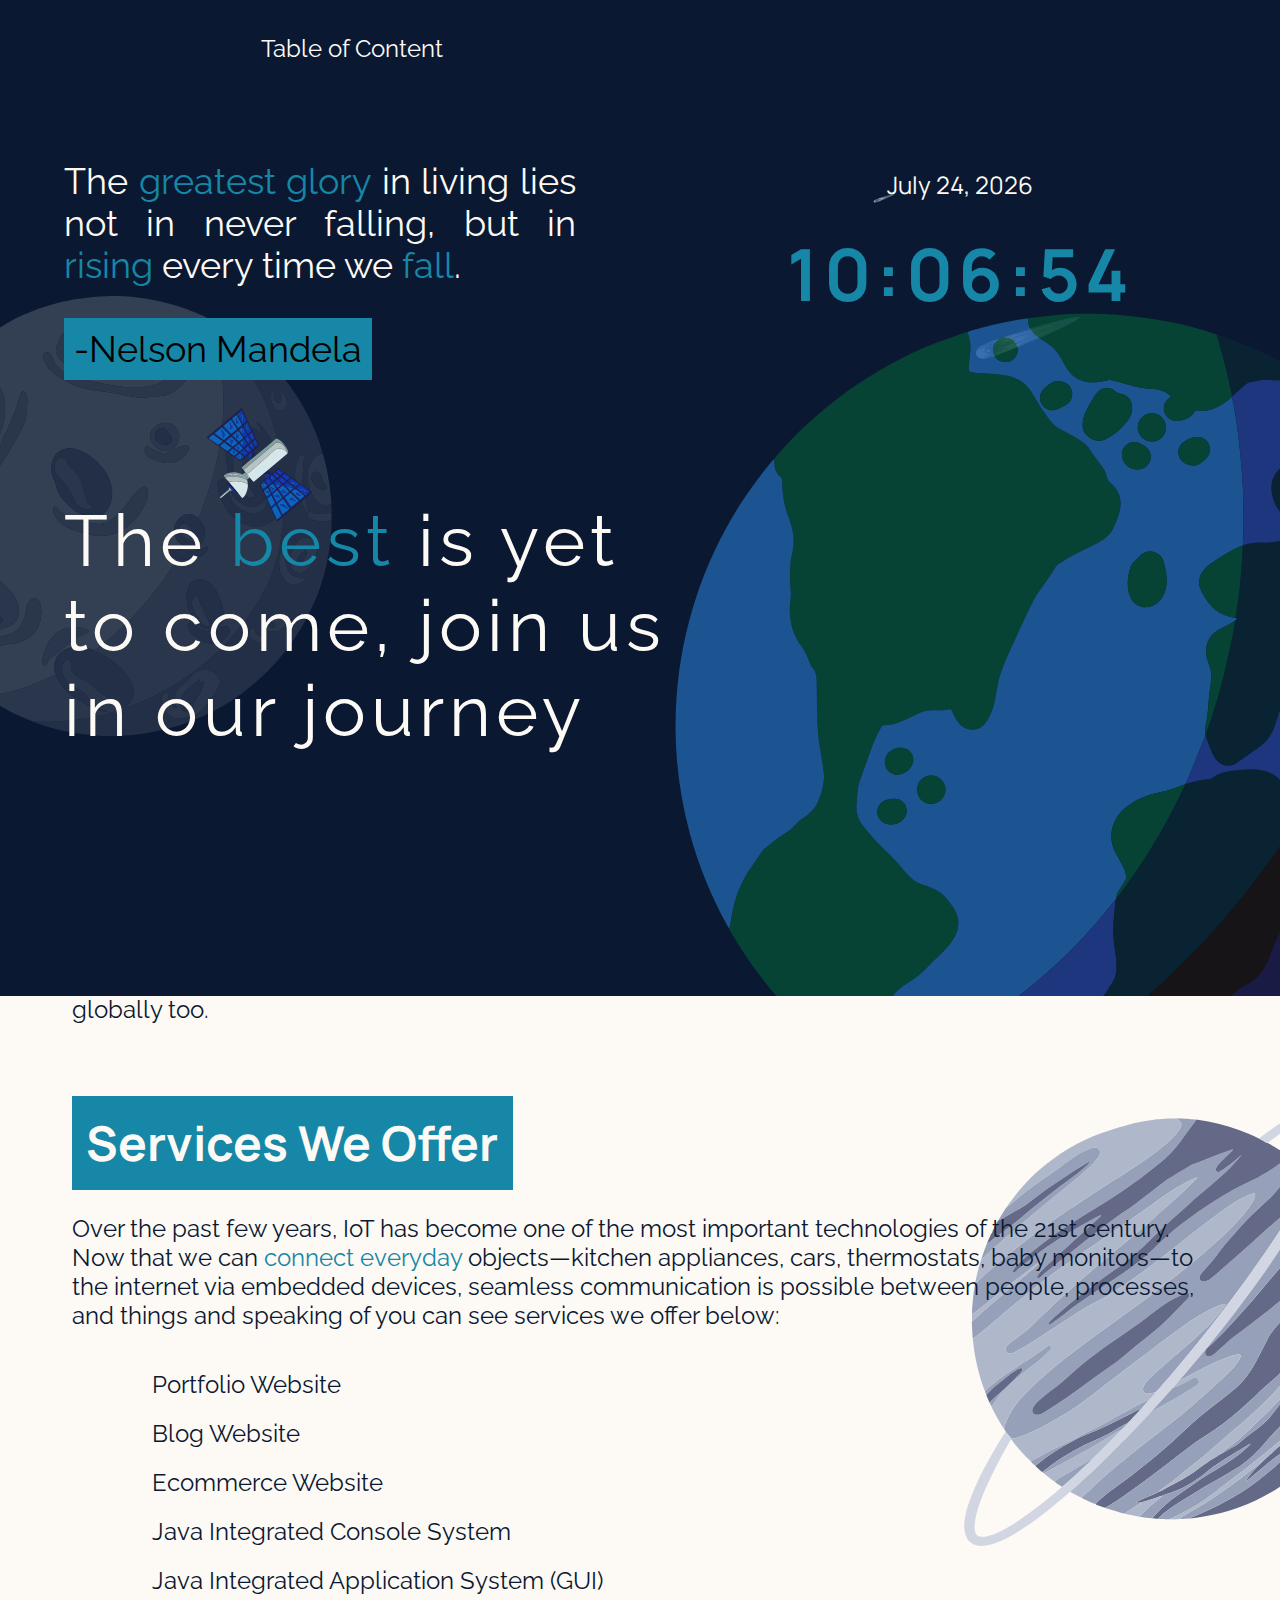
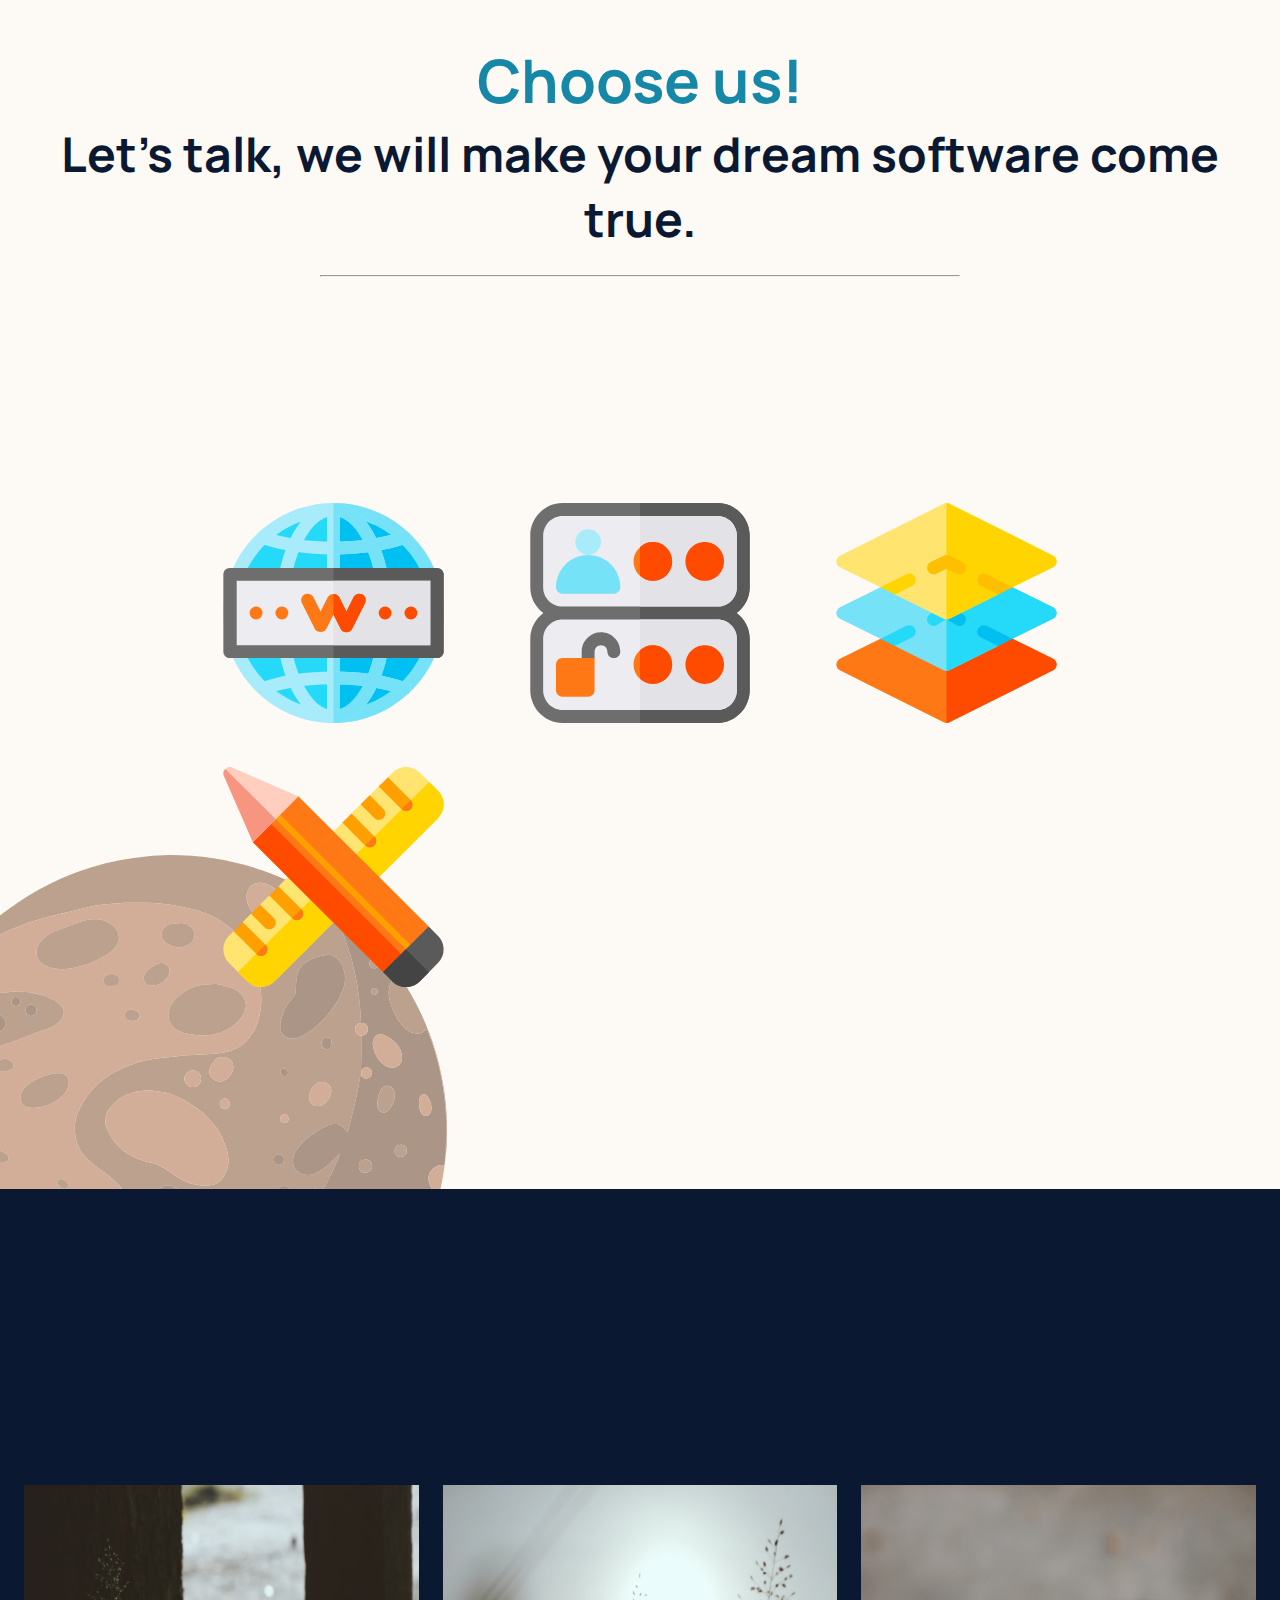
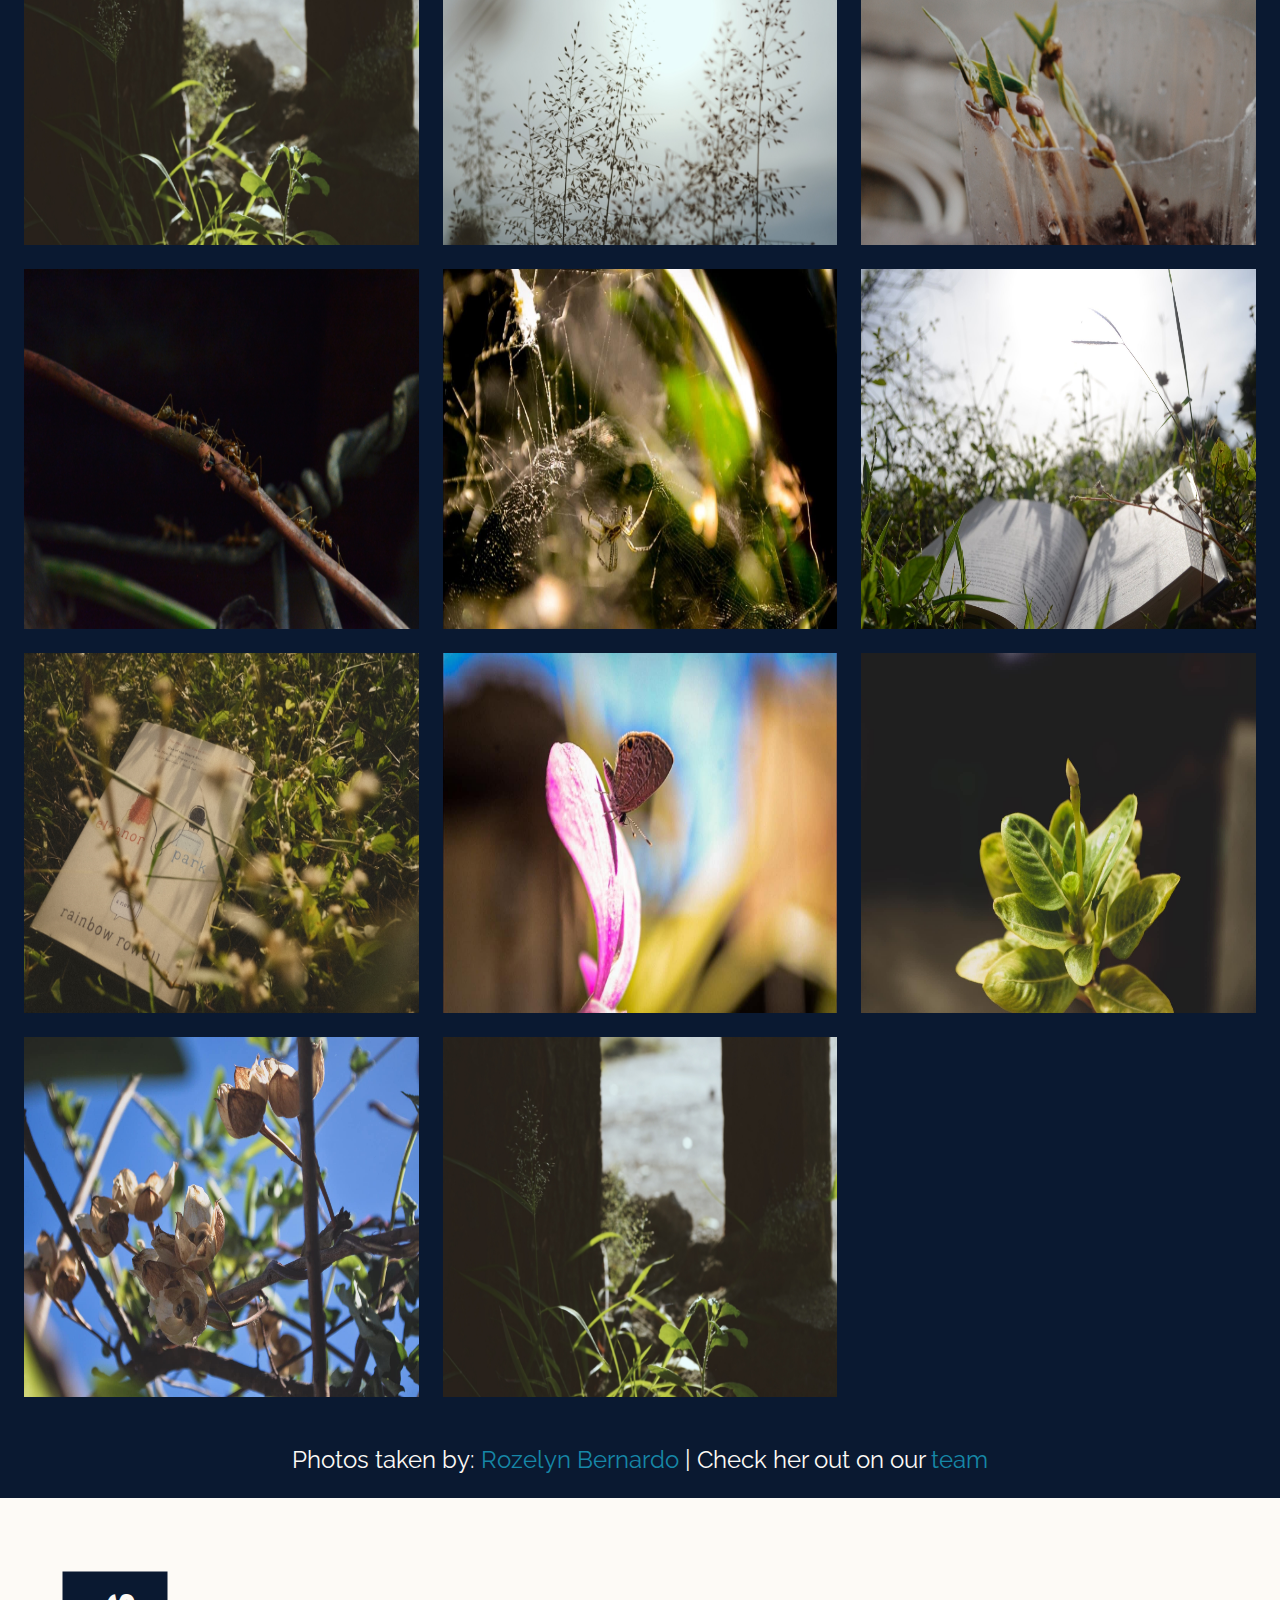
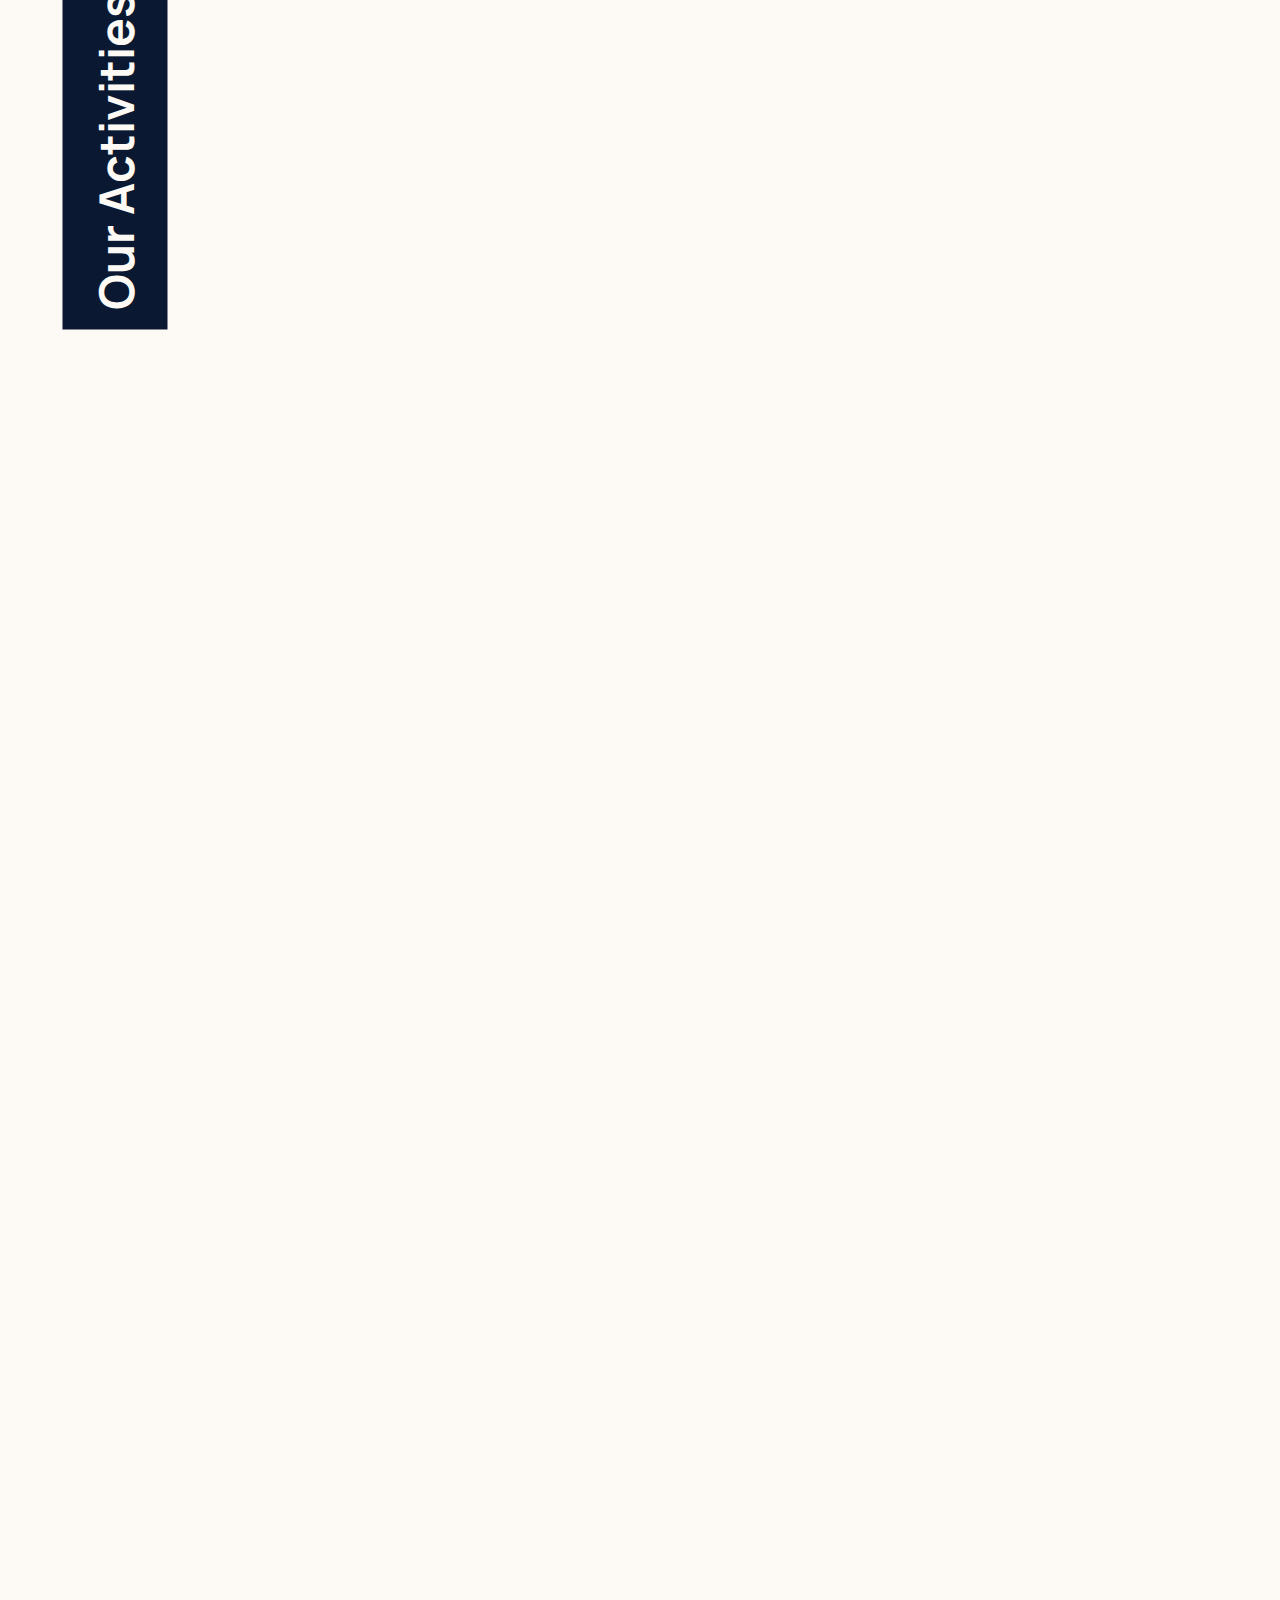
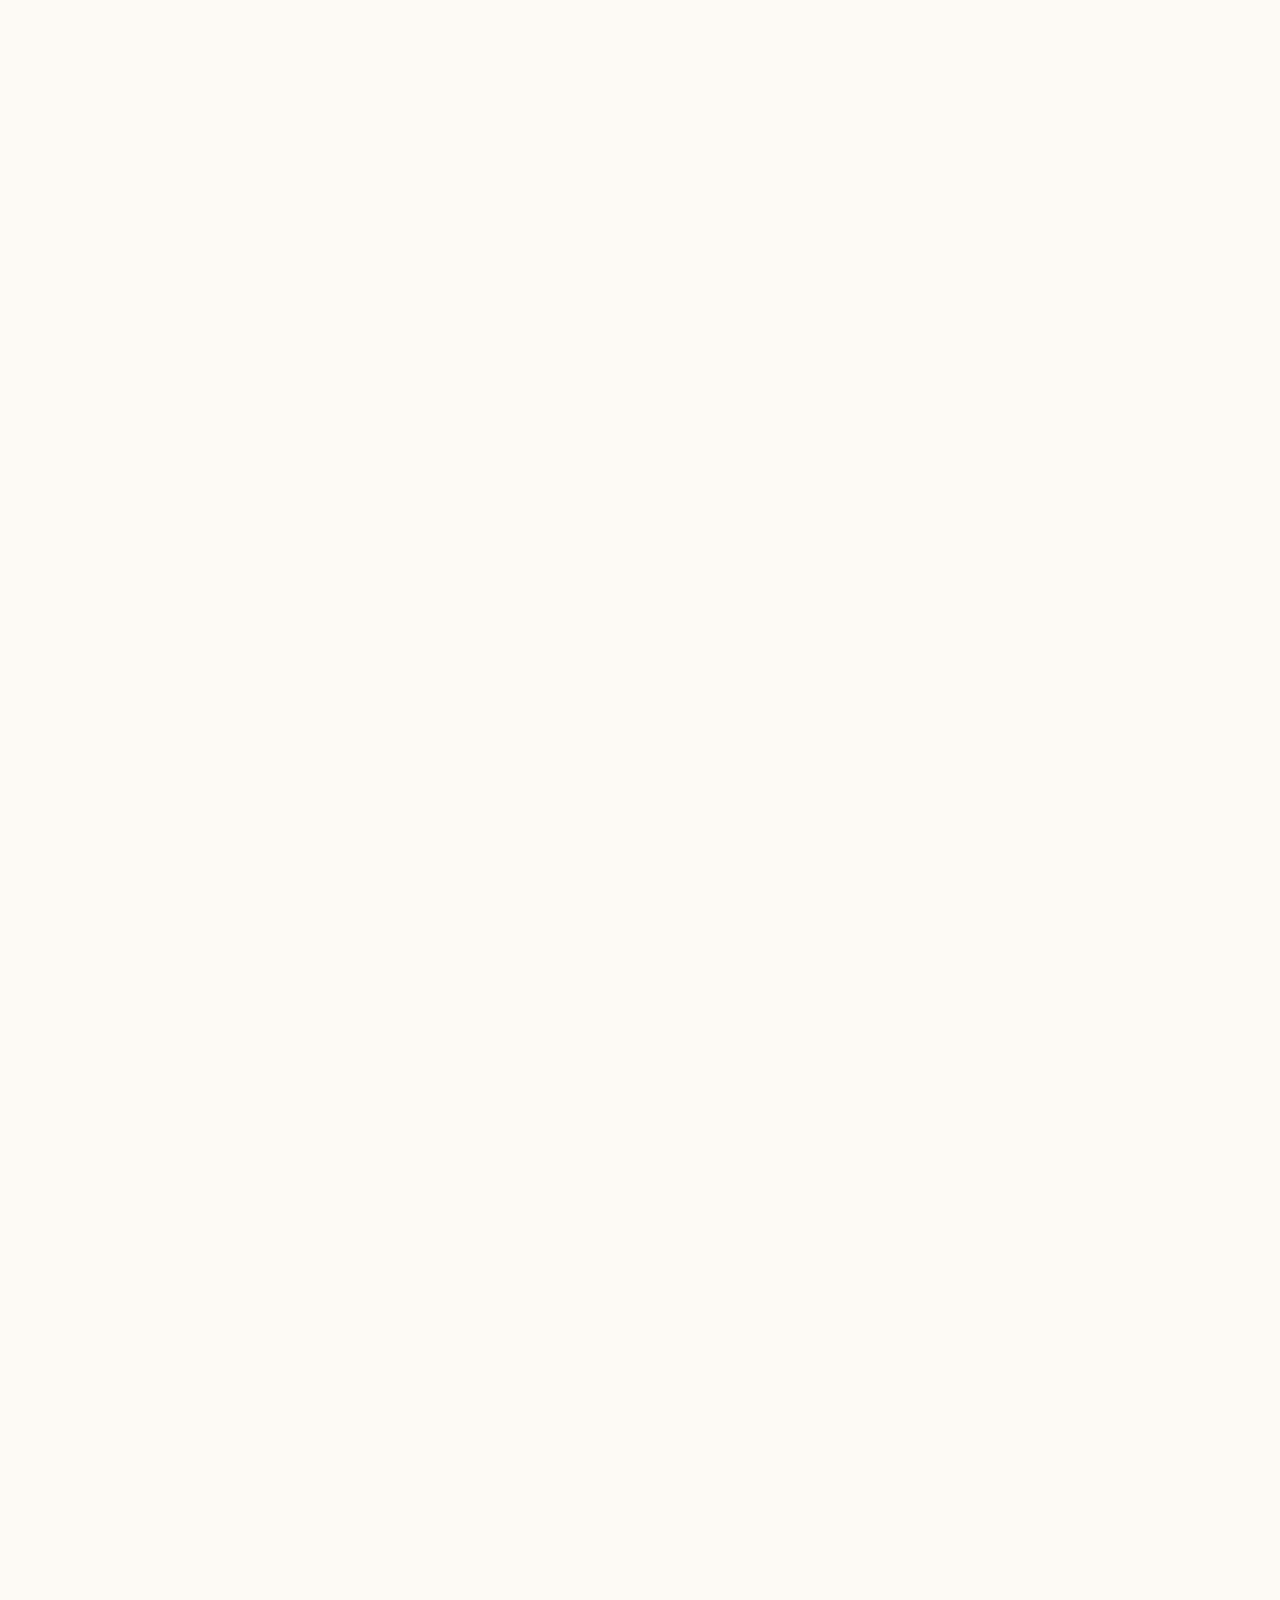
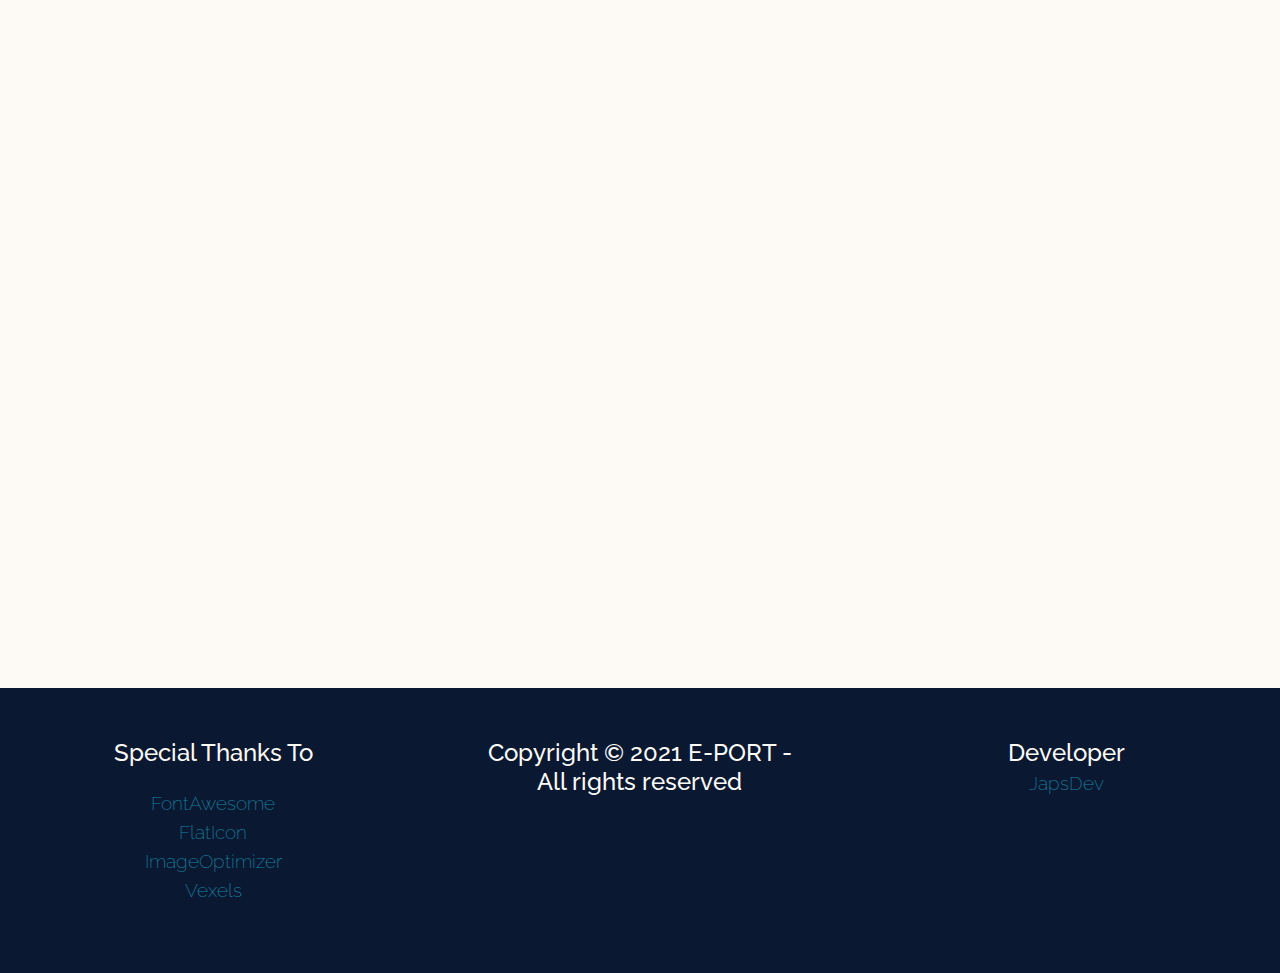
<file: index.html>
<!DOCTYPE html>
<html>
<head>
	<meta charset="utf-8">
	<meta http-equiv="X-UA-Compatible" content="IE=edge">
	<meta name="viewport" content="width=device-width, initial-scale=1">
	<title>E Portfolio</title>
	<link rel="stylesheet" href="https://use.fontawesome.com/releases/v5.15.3/css/all.css" integrity="sha384-SZXxX4whJ79/gErwcOYf+zWLeJdY/qpuqC4cAa9rOGUstPomtqpuNWT9wdPEn2fk" crossorigin="anonymous">
	<link rel="icon" href="img/portfolio.png">
	<link rel="stylesheet" href="css/styles.css">
</head>
<body>
	<div class="sorry">
		Sorry, required of higher than 800px pixels width to view the site
	</div>
	<header class='main-nav'>
		<span class='main-nav-btn'><i class="fas fa-location-arrow"></i>&nbsp;&nbsp;Table of Content &nbsp;<i class="fas fa-chess-rook"></i></span>
		<nav class='main-nav-list'>
			<ul>
				<li><a href="team.html" title="Our Team"><i class="fas fa-vector-square"></i> <i class="fas fa-users"></i></a></li>
				<li><a href="#banner" title="Home"><i class="fas fa-vector-square"></i> <i class="fab fa-font-awesome-flag"></i></a></li>
				<li><a href="#intro" title="Introduction"><i class="fas fa-vector-square"></i> <i class="fas fa-handshake"></i></a></li>
				<li><a href="#reflections" title="Reflections"><i class="fas fa-vector-square"></i> <i class="fab fa-leanpub"></i></a></li>
				<li><a href="#activities" title="Activities"><i class="fas fa-vector-square"></i> <i class="fas fa-code-branch"></i></a></li>
				<li><button type="button" id='main-content-btn' title="Main Content">W's</button></li>
			</ul>
		</nav>
	</header>
	<header class="mobile-nav">
		<button type="button" class="mobile-nav-btn"><i class="fas fa-chess-rook"></i></button>
		<ul class="mobile-nav-list">
			<li><a href="team.html" title="Our Team"><i class="fas fa-users"></i></a></li>
			<li><a href="#banner" title="Home"><i class="fab fa-font-awesome-flag"></i></a></li>
			<li><a href="#intro" title="Introduction"><i class="fas fa-handshake"></i></a></li>
			<li><a href="#reflections" title="Reflections"><i class="fab fa-leanpub"></i></a></li>
			<li><a href="#activities" title="Activities"><i class="fas fa-code-branch"></i></a></li>
			<li><button type="button" id='mobile-content-btn' title="Main Content">W's</button></li>
		</ul>
	</header>
	<main class="content">
		<div class="box">
			<button type="button" id="close-content-btn"><i class="fas fa-times"></i></button>
			<h1 class='title'>Main Content</h1>
			<article class='questions'>
				<p class='question-btn'>What is OOP <i class="fas fa-angle-down"></i></p>
				<div class="answer">
					<p><span class='highlight'>Object-oriented programming</span> (OOP) is a software programming model constructed around objects. This model compartmentalizes data 		into objects (data fields) and describes object contents and behavior through the declaration of classes (methods).	
					</p>
					<br>
					<p>OOP features include the following:	
						a)	<span class='highlight'>Encapsulation</span>: This makes the program structure easier to manage because each object’s implementation and state are hidden behind well-defined boundaries.
						b)	<span class='highlight'>Polymorphism</span>: This means abstract entities are implemented in multiple ways.
						c)	<span class='highlight'>Inheritance</span>: This refers to the hierarchical arrangement of implementation fragments.
						Object-oriented programming allows for simplified programming. Its benefits include reusability, refactoring, extensibility, maintenance and efficiency.
					</p>
				</div>
			</article>
			<article class='questions'>
				<p class='question-btn'>What are the four basic OOP and examples <i class="fas fa-angle-down"></i></p>
				<div class="answer">
					<p>There are 4 major concepts that make an Object Oriented. These are Encapsulation, Abstraction, Polymorphism and Inheritance. 	These are also called as 4 pillars of Object-Oriented Programming (OOP).
					</p>
					<img src="img/1.png">
					<p><span class='highlight'>Encapsulation</span> is the mechanism of hiding of data implementation by restricting access to public methods. Instance variables are kept private and accessor methods are made public to achieve this. Look at the example below:</p>	
					<img src="img/2.png">
					<p>The public setXXX() and getXXX() methods are the access points of the instance variables of the EncapTest class. Normally, these methods are referred as getters and setters. Therefore, any class that wants to access the variables should access them through these getters and setters. Output below:</p>
					<img src="img/3.png">
					<p><span class='highlight'>Abstraction</span> is the concept of object-oriented programming that "shows" only essential attributes and "hides" unnecessary information. The main purpose of abstraction is hiding the unnecessary details from the users. Abstraction is selecting data from a larger pool to show only relevant details of the object to the user. It helps in reducing programming complexity and efforts. This section provides you an example of the abstract class. To create an abstract class, just use the abstract keyboard before the class keyword, in the class declaration. Declaration and Output below:</p>
					<img src="img/4.png">
					<img src="img/5.png">
					<p><span class='highlight'>Polymorphism</span> is derived from 2 Greek words: poly and morphs. The word “poly” means many and “morphs” means forms. So, polymorphism means many forms. It is also the ability of an object to take many forms. To simply put, polymorphism in java allows us to perform the same action in many different ways. Any Java object that can pass more than one IS-A test is considered to be polymorphic and in java, all the java objects are polymorphic as it has passed the IS-A test for their own type and for the class Object. Let’s say we have a class Animal that has a method sound(). Since this is a generic class so we can’t give it an implementation like: Roar, Meow, Oink etc. We had to give a generic message.</p>	
					<img src="img/6.png">
					<p>Now let’s say we have two subclasses of Animal class: Horse and Cat that extend Animal Class. We can provide the implementation to the same like this: </p>
					<img src="img/7.png">
					<p>and</p>
					<img src="img/8.png">
					<p>As you can see that although we had the common action for all subclasses sound() but there were different ways to do the same action. This is a perfect example of polymorphism (features that allows us to perform a single action in different ways).</p>
					<br>
					<p><strong>Types of Polymorphism</strong></p>
					<br>
					<p>Polymorphism in Java can be performed by two different methods</p>
					<img src="img/9.png">

					<p><span class='highlight'>1. Static Polymorphism</span> also known as compile time polymorphism – Method Overloading in java is an example of compile time (or static polymorphism). </p>
					<br>
					<p><strong>Method Overloading</strong> - is defined as a process that can create multiple methods of the same name in the same class, and all the methods work in different ways. Method overloading occurs when there is more than one method of the same name in the class. Example below:</p>
					<br>
					<p>Overload.java</p>
					<img src="img/10.png">
					<p>MethodOverloading.java</p>
					<img src="img/11.png">
					<p>Here the method demo() is overloaded 3 times: first method has int parameter, second method has 2 int parameter and third one is having double parameter which method is to be called is determined by the arguments we pass while calling methods. This happens at compile time so this type of polymorphism is known as compile polymorphism. Output below:</p>
					<img src="img/12.png">

					<p><span class='highlight'>2.	Dynamic Polymorphism </span>also known as runtime polymorphism - is a process in which a call to an overridden method is resolved at runtime, that’s why it is called runtime polymorphism. Method Overriding in Java is example of runtime time (or dynamic polymorphism)</p>
					<br>
					<p><strong>Method Overriding</strong> - is defined as a process when the subclass or a child class has the same method as declared in the parent class. Example below:</p>
					<br>
					<p>Animal.java</p>
					<img src="img/13.png">
					<p>Horse.java</p>
					<img src="img/14.png">
					<br>
					<p>Output:</p>
					<img src="img/15.png">

					<p>Cat.java</p>
					<img src="img/16.png">
					<br>
					<p>Output:</p>
					<img src="img/17.png">

					<p>For more information about this visit this <a href="https://www.sitesbay.com/java/java-polymorphism" title="https://www.sitesbay.com/java/java-polymorphism">link</a></p>

					<p><span class='highlight'>Inheritance</span> is the mechanism in java by which one class is allowed to inherit the features (fields and methods) of another class. In this example, you can observe two classes namely Calculation and My_Calculation. Using extends keyboard, the My_Calculation inherits the methods addition() and Subtraction() of Calculation class.</p>

					<img src="img/18.png">
					<p>After executing the program, it will produce the following result</p>
					<img src="img/19.png">

					<p><strong>Types of inheritance in Java</strong></p>
					<img src="img/20.png">
					<p><strong>References</strong></p>
					<br>
					<p><a target="_blank" href="https://www.geeksforgeeks.org/inheritance-in-java/#:~:text=Inheritance%20is%20an%20important%20pillar,and%20methods)%20of%20another%20class.&text=The%20subclass%20can%20add%20its,the%20superclass%20fields%20and%20methods.">First Reference</a></p>
					<p><a target="_blank" href="https://beginnersbook.com/2013/04/runtime-compile-time-polymorphism/">Second Reference</a></p>
					<p><a target="_blank" href="https://www.mygreatlearning.com/blog/polymorphism-in-java/#:~:text=Polymorphism%20in%20Java%20is%20the,object%20to%20take%20many%20forms.&text=Any%20Java%20object%20that%20can,and%20for%20the%20class%20Object">Third Reference</a></p>
					<p><a target="_blank" href="https://www.guru99.com/java-data-abstraction.html#:~:text=What%20is%20Abstraction%20in%20OOP,unnecessary%20details%20from%20the%20users"></a></p>
					<p><a target="_blank" href="https://medium.com/@cancerian0684/what-are-four-basic-principles-of-object-oriented-programming-645af8b43727">Fourth Reference</a></p>
					<p><a target="_blank" href="https://www.tutorialspoint.com/java/java_encapsulation.htm">Fifth Reference</a></p>
					<p><a target="_blank" href="https://beginnersbook.com/2013/03/polymorphism-in-java/#:~:text=Polymorphism%20is%20one%20of%20the,Roar%2C%20Meow%2C%20Oink%20etc">Sixth Reference</a></p>
					<p><a target="_blank" href="https://www.techopedia.com/definition/3235/object-oriented-programming-oop">Seventh Reference</a></p>
				</div>
			</article>
			<article class='questions'>
				<p class='question-btn'>Object-Oriented Requirements Models <i class="fas fa-angle-down"></i></p>
				<div class="answer">
					<p>Object-oriented data model is based upon real world situations. These situations are represented as objects, with different attributes. All these objects have multiple relationships between them.</p>
					<br>
					<p class='highlight'><strong>Objects</strong></p>
					<p>The real-world entities and situations are represented as objects in the Object-oriented database model.</p>
					<br>
					<p class='highlight'><strong>Attributes and Method</strong></p>
					<p>Every object has certain characteristics. These are represented using Attributes. The behavior of the objects is represented using Methods.</p>
					<br>
					<p class='highlight'><strong>Class</strong></p>
					<p>Similar attributes and methods are grouped together using a class. An object can be called as an instance of the class.</p>
					<br>
					<p class='highlight'><strong>Inheritance</strong></p>
					<p>A new class can be derived from the original class. The derived class contains attributes and methods of the original class as well as its own.</p>
					<img src="img/21.png">
					<p>Shape, Circle, Rectangle and Triangle are all objects in this model. </p>
					<p>Circle has the attributes Center and Radius.</p>
					<p>Rectangle has the attributes Length and Breath</p>
					<p>Triangle has the attributes Base and Height.</p>
					<p>The objects Circle, Rectangle and Triangle inherit from the object Shape.</p>
				</p>
			</article>
			<p class='writer'>Acknowledgement for the <a href="team.html" title="">content editors:</a> Daniela Garzon | Neil Alcoriza | Iverson Ningal</p>
		</div>
	</main>
	<section id='banner'>
		<img src="img/moon.svg" alt="" id='moon'>
		<img src="img/sattelite.svg" alt="" id='sattelite'>
		<img src="img/comet.svg" alt="" id='comet1'>
		<img src="img/comet.svg" alt="" id='comet2'>
		<img src="img/earth.svg" alt="" id='earth'>

		<article class="sm-size-article">
			<p>The <span class='highlight'>greatest glory</span> in living lies not in never falling, but in <span class='highlight'>rising</span> every time we <span class='highlight'>fall</span>. <br><br><span class='boxhighlight'>-Nelson Mandela</span></p>
		</article>

		<aside id='right-object'>
			<span id='date'></span>
			<h1 id='time'></h1>
			<div class="cover">
				<h4 class='caption'>Individually, we are one drop. Together, we are an ocean</h4>
				<a href="https://github.com/japsiee/E-Portfolio-Assessment-4" target='_blank' title="source code link" id='sourcecode'><i class="fas fa-code"></i>&nbsp;Source Code Here</a>
			</div>
		</aside>
		
		<article class="lg-size-article">
			<p>The <span class='highlight'>best</span> is yet to come, join us in our journey</p>
		</article>
	</section>
	<section id="intro">
		<img src="img/uranus.svg" alt="" id='uranus'>
		<img src="img/mercury.svg" alt="" id='mercury'>
		<h1 class='title intro-title'>Hi there! we are team 1</h1>
		<h2 class='subtitle intro-subtitle'>and we would love to tell you something</h2>
		<hr>
		<article class="sm-size-article">
			<h2 class='subtitle boxhighlight'>About Team 1</h2>
			<p>Hello, we are students from <span class='highlight'>Polytechnic University of the Philippines</span> who aspire to be one of the most <span class='highlight'>competitive</span> web developers and IT experts. We are very <span class='highlight'>committed</span> to work well and thoroughly to develop great websites with a sense of uniqueness that you can only find in our team. Our goal is not only to be recognized of our distinctive  and notable work locally but also to enter and compete globally too.</p>
		</article>
		<article class="sm-size-article">
			<h2 class='subtitle boxhighlight'>Services We Offer</h2>
			<p>Over the past few years, IoT has become one of the most important technologies of the 21st century. Now that we can <span class='highlight'>connect everyday</span> objects—kitchen appliances, cars, thermostats, baby monitors—to the internet via embedded devices, seamless communication is possible between people, processes, and things and speaking of you can see services we offer below: </p>
			<ul>
				<li><i class="fas fa-bookmark"></i> Portfolio Website&nbsp;&nbsp;<i class="fas fa-arrow-right">&nbsp;&nbsp;<a href="#" title="">View Projects</a></i></li>
				<li><i class="fab fa-blogger"></i> Blog Website&nbsp;&nbsp;<i class="fas fa-arrow-right">&nbsp;&nbsp;<a href="#" title="">View Projects</a></i></li>
				<li><i class="fas fa-shopping-cart"></i> Ecommerce Website&nbsp;&nbsp;<i class="fas fa-arrow-right">&nbsp;&nbsp;<a href="#" title="">View Projects</a></i></li>
				<li><i class="fas fa-terminal"></i> Java Integrated Console System&nbsp;&nbsp;<i class="fas fa-arrow-right">&nbsp;&nbsp;<a href="#" title="">View Projects</a></i></li>
				<li><i class="fas fa-tablet"></i> Java Integrated Application System (GUI)&nbsp;&nbsp;<i class="fas fa-arrow-right">&nbsp;&nbsp;<a href="#" title="">View Projects</a></i></li>
			</ul>
		</article>
		<h1 class='title'>Choose us!</h1>
		<h2 class='subtitle'>Let's talk, we will make your dream software come true.</h2>
		<hr>
		<article class="sm-size-article grid">
			<div class='box'>
				<img src="img/fast.svg" alt="fast">
				<div class="text">
					<span>Fast</span>
				</div>
			</div>
			<div class='box'>
				<img src="img/secure.svg" alt="secure">
				<div class="text">
					<span>Secure</span>
				</div>
			</div>
			<div class='box'>
				<img src="img/maintainability.svg" alt="maintainability">
				<div class="text">
					<span>Maintainability</span>
				</div>
			</div>
			<div class='box'>
				<img src="img/userinterface.svg" alt="userinterface">
				<div class="text">
					<span>Professional User Interface</span>
				</div>
			</div>
		</article>
	</section>
	<section id="reflections">
		<h1 class='title'>What we learn</h1>
		<h2 class='subtitle'>The only true wisdom is in knowing you know nothing. <span class='boxhighlight'>-Socrates</span></h2>
		<section id="images">
			<div class='image'>
				<img src="img/Optimized-1.jpg" alt="">
				<div>
					<h1>-Ramos</h1>
					<p>Object Oriented Programming is a very wide concept of programming thats why it is really fun while coding because you can use inheritance, this feature can let you reuse your code anytime.</p>
				</div>
			</div>
			<div class='image'>
				<img src="img/Optimized-2.jpg" alt="">
				<div>
					<h1>-Bernardo</h1>
					<p>When she was still alive, she would tell us, “habang andito pa ako, kunin niyo na lahat ng pwede niyong matutunan sa’kin, kasi sa field mahirap.  Kanya kanyang diskarte roon.”  As a second-year college student, this career path is something I never dreamt of, and a course that I never thought I can get through with, adding the fact that for the past years, we have always been under pressure and it’s never been easy since pandemic begun.  We are Prof. Fajardo’s students and it was a different story – a different impact on every student, and mine is here.
The first time HTML and CSS was introduced to us by Prof. Fajardo, it made me sigh because I know for sure, it will be another tough year of relying on my classmates.  Programming was and will never be a subject I like and will like.  It seems complicated to me that I am not even bothered to be curious despite the fact that I am an IT Student.  However, Prof. Fajardo, a tough and strict professor is someone who molds each student with her terror and enthusiast to teach.  For the very first time, I became interested, not because I really wanted to, but because she made me to – for the sake of grades of course, and eventually, learning the HTML and CSS became fun.  
It was during the first semester; we were given a task. Three web pages, the same design with what our prof sent us, to be submitted within five days.  Take note, the codes should be written with indention in a yellow paper or bond paper or clean notebook.  How could we possibly accomplish that task?  We were away from each other; we are only virtually connected from our classmates and all we can rely upon are the lectures our professor sent us and the Google.  Where could we possibly get a copy with the exact instructions?  That week was hell.  But today, looking back to 9 months ago, I was grateful, for every time that we were scolded because she would catch some of us cheat and sometimes, she would just let us learn on our own, not even allowed an activity by pair or by group – all of them individually done.  With her eagle-like eyes and can sense the smell of cheating, we indeed are doomed.  In the end, I was able to learn HTML, CSS and the basic of Java.  The class even got help from Prof. Fajardo, she willingly taught us the basics of java – those are the times when the person who supposedly teach us left without notice and the class are left behind.  We were so grateful for giving us her time.  I should’ve listened and focused more during those classes we had, if I only knew what will happen – I would’ve not played confident that I can always learn from her until I graduate, but savor all the knowledge she willingly shared instead.  
Since first semester that Prof. Fajardo mentioned the capstone, I was looking forward that she would be our professor, otherwise, she will be on panelist – which every student in ITECH wouldn’t want.  “Mabuti nang maging prof na lang natin sya sa capstone para pulido gawa natin, kesa magisa nya sa defense,” the students would say.  But now, she’s gone.  Maybe she’s gone, but her knowledge and expertise will live as long as her students will.  And for a student like me with a hopeless beginning, having Prof. Fajardo with my introduction to Web Development and Object-Oriented Programming, the latter might be feasible.
</p>
				</div>
			</div>
			<div class='image'>
				<img src="img/Optimized-3.jpg" alt="">
				<div>
					<h1>-Dongon</h1>
					<p>Hello my name is Emmanuel Dongon, currently taking DICT in PUP ITECH. I'm a correspondence student, I lack devices and stable internet connection to attend online classes.I respect Ms. Fajardo for understanding the situation of the correspondence students, making us just do the activities offline. having more time to finish the activity and assignment and pass it at the due date given to us since we are lack of any devices to code, debug and compile. I understand and learned the language of Java, C and C++. I learn the GUI Component and console application, learned the difference between identifiers and variables. I enjoy learning more new stuff in coding but the only problem is just lack devices. I have trouble understanding HTML and CSS cause I'm not familiar with it and can't understand much. even thought I lack devices I read information just how to run a code and try borrow a pc to a relative to make it run and debug if it has any bugs. I may not know everything and sometimes forgot the teachings but I think I can still run any program.</p>
				</div>
			</div>
			<div class='image'>
				<img src="img/Optimized-4.jpeg" alt="">
				<div>
					<h1>-Canindo</h1>
					<p>Object Oriented Programming (OOP) is a PC programming model that coordinates programming plan around information, or articles, as opposed to capacities and rationale. OOP centers around the items that designers need to control as opposed to the rationale needed to control them. OOP makes the coding and bug detecting easier. It is very vital knowledge every programmer must be aware of, aside from it makes coding easier, it is helpful in terms of designing a frame using GUI (Graphical User Interface).</p>
				</div>
			</div>
			<div class='image'>
				<img src="img/Optimized-5.jpg" alt="">
				<div>
					<h1>-Garzon</h1>
					<p>In my own understanding about Object-oriented programming (OOP), it is like a real scenario of how we actually see or deal with certain things in our lives. For example, in dealing with big obstacles or challenges, we tend to break down large problems into subproblems and solve them separately, one problem at a time but in Object-oriented programming; it is one object at a time. Thus, I've realized how important it is to know and put practice of object-oriented programming when making programs because it provides a clear structure of programs, faster and easier execution, possible to create a reusable application, and lastly makes the code easier to maintain, modify and debug. These are possible because object-oriented programming has 4 features, namely: Encapsulation, Abstraction, Polymorphism and Inheritance. In encapsulation, it can be described as a protective barrier that prevents the code and data being randomly accessed by other code defined outside the class also known as "data hiding", while abstraction is responsible for hiding the complexity of programs by hiding unnecessary details of the actual implementation. Polymorphism can be defined as "having multiple forms in a single entity", and lastly, inheritance is the ability to extend the functionality from the base entity in the new entity belonging to the same group.</p>
				</div>
			</div>
			<div class='image'>
				<img src="img/Optimized-6.jpg" alt="">
				<div>
					<h1>-Ningal</h1>
					<p>Object-Oriented programming (OOP) is a type of programming that uses objects to show the clear structure of a project. It is like creating a program then following how this program works with design with the perception of programmer how this program should work. Classes And Objects are the main elements of OOP and with the use of Java language which cannot run without those elements of OOP, it is the most common language used in OOP. Ma’am Ethel Fajardo taught us the basic use of GUI (Graphical User Interface) and it is like coding with some visual experience of simple interface of software. By using JOptionPane, we saw simple dialog box that shows where you can input data and it can also display results after the user inputs some data on it. Applying those concepts shows that OOP is basically helps the programmer build some visual experience of computer language with presentation of input data in a straightforward manner. OOP lets the programmer to create methods and variables then to compile it to present the overall appearance of codes. We can use this programming model to create a program with functions and procedures to visualized and experience the program in a graphical presentation of inputs.</p>
				</div>
			</div>
			<div class='image'>
				<img src="img/Optimized-7.jpg" alt="">
				<div>
					<h1>-Blanco</h1>
					<p>The best thing Ma'am Fajardo taught me and probably she had no idea about, she pushed me to appreciate my course. Believe it or not, I remember when I was still a freshman,  I don't feel anything but hatred to this course and especially to myself because of my decision of pursuing this even though I knew in my heart, it wasn't really the thing I want. I just stayed because I don't want to waste the amount of time I had spent and I don't want to disappoint my family. Impostor syndrome consumed me that I always felt like I was the dumbest person in our room whenever I couldn't able to figure out on how to run a certain code for our activity. I always envied others who genuinely love and enjoyed the path they were taking. On the other hand, I always pitied myself for not feeling the same way like they do. But things somehow changed now and better than before specifically my mindset. I'm not saying that she was all the reason, but definitely, she became a big factor. Because of her teaching ethic, like being strict to us most of the time, it challenged me. That's why when I heard the bad news from our homeroom president, I was so shocked. It was difficult for me to digest the thought that the most decent teacher we ever had during this pandemic was suddenly gone. And that was only the time I realized the impact she inflicted in me.</p>
				</div>
			</div>
			<div class='image'>
				<img src="img/Optimized-8.jpg" alt="">
				<div>
					<h1>-Laxamana</h1>
					<p>In my one understanding, OOP can help you consider objects in a program's code and the different actions that could happen in relation to the objects. This programming style widely exists in commonly used programming languages like Java, C++ and PHP. These languages help simplify the structure and organization of software programs like GUI. Ms. Fajardo also teaches how to make subclass that makes the program codes more easier to understand because its separated by subclass so its much more easier to find the error or bug. OOP also teaches us how to design a program in java by using GUI amd its easy to learn because the text, button, or checkbox is drag drop so its convenient and faster to do. OOP programming is a natural approach that you to solve complex problems quickly and easily.</p>
				</div>
			</div>
			<div class='image'>
				<img src="img/Optimized-9.jpg" alt="">
				<div>
					<h1>-Alcoriza</h1>
					<p>When I was in my first year of college in iTech, I’ve been hearing all those hearsays that there’s this one terror teacher that who always drops a bomb in her 2nd and 3rd year classes. And of course, as a freshman, I’ve been terrified because I don’t know what I am going to do. Then one time, I’m with my professor and having a conversation with her, and then suddenly, she smells something, “Nandyan na si Maam Fajardo.” My professor recognized her because she knows what perfume Maam Fajardo is using. She is that iconic in iTech that once they smell that perfume, the people will know she’s nearby. And she’s one heck of a teacher. I experienced how she teach us, and I confirmed that she is a really strict teacher. I will always be this nervous student every time I come to her class. But of course, her “strict-teaching” kind of way has a reason. And it works even not for all of us but in some. Even though we haven’t met face to face, but I’m surely had a lot of knowledge I gained from her since I entered iTech. And I think her perfume symbolizes that maybe she isn’t with us right now, she’s still there somewhere looking at us and being proud for what her students have done.</p>
				</div>
			</div>
			<div class='image'>
				<img src="img/Optimized-10.jpg" alt="">
				<div>
					<h1>-Gelladula</h1>
					<p>I am really fond of designing websites since I am in Junior High School so I was so excited when I learned that we will study it under Ma’am Fajardo. I know that she is knowledgeable on this lesson and I will learn most of the information I needed. During the OOP subject, I had a hard time. I don’t have any background on Java because I took up ABM on my Senior High School days instead of ICT. It is fun to learn something new though, like creating GUIs in Eclipse, understanding classes and many more. I know, I still have a lot to learn on Java but what I’ve learned this semester built a foundation on understanding more about it.</p>
				</div>
			</div>
			<div class='image'>
				<img src="img/Optimized-1.jpg" alt="">
				<div>
					<h1>-Japos</h1>
					<p>On my own understanding of the subject and to put it simple, it is a style of programming where we use classes or rather we called object as a container of different methods or unset variables on purpose to achieve the maintainability and reusability of code.</p>
				</div>
			</div>
		</section>
	<p class='photographer'>Photos taken by: <span class="highlight">Rozelyn Bernardo</span> | Check her out on our <a href="team.html" title="">team</a></p>
	</section>
	<section id="activities">
		<h1 class='title rotate'>Our Activities</h1>
		<section class='activity'>
			<h2 class='subtitle collections'>Collection of Activities and Exercises</h2>
			<div class='container'>
				<p class='specialthanks'>Special thanks to our <a href="team.html" title="">dear programmers</a>: Enrico Ramos | Joanna Canindo | Emman Dongon | Rozelyn Bernardo | Daniela Gelladula</p>
				<article class='sm-size-article'>
					<h3>Exercise 1</h3>
					<p>Write a program that replies either Leap Year or Not a Leap Year, given a year. It is a leap year if the year is divisible by 4 but not by 100 (for example, 1796 is a leap year because it is divisible by 4 but not by 100). A year that is divisible by both 4 and 100 is a leap year if it is also divisible by 400 (for example, 2000 is a leap year, but 1800 is not).</p>
					<textarea class="code" disabled>
import java.util.Scanner;
public class LeapYear {
   public static void main(String[] args){
      int year;
      System.out.println("Enter an Year :: ");
      Scanner sc = new Scanner(System.in);
      year = sc.nextInt();

      if (((year % 4 == 0) && (year % 100!= 0)) || (year%400 == 0))
         System.out.println("Specified year is a leap year");
      else
         System.out.println("Specified year is not a leap year");
   }
}						
					</textarea>
					<p></p>
				</article>
				<article class='sm-size-article'>
					<h3>Exercise 2</h3>
					<p>Employees at MyJava Lo-Fat Burgers earn the basic hourly wage of $7.25. They will receive time-and-a-half of their basic rate for overtime hours. In addition, they will receive a commission on the sales they generate while tending the counter.</p>
					<textarea class="code" disabled>
import java.util.*;

public class codex {
	public static void main(String[] args) {
	Scanner scan = new Scanner(System.in);

	//hourly wage
	System.out.print("How many hours did you work?");
		float hours = scan.nextFloat();
		float hrwage = 7.25f;
	hours = hrwage * hours;
	System.out.println("This is your regular hourly wage: $"+hours);
	System.out.println("\n===============================================\n");
	
	//overtime wage	
	System.out.print("How many hours in your over time did you work?");
		float ot = scan.nextFloat();
		float otpay = 10.875f;
	ot = ot * otpay;
	System.out.println("This is your pay for overtime: $"+ot);
	System.out.println("\n===============================================\n");
	//Commission sales
	System.out.println("How much sales did you do?");
		float sales = scan.nextFloat();
		double commission = 0;
	if (sales >= 1 && sales <=99.99) {
		commission = sales * 0.05;
		System.out.println("This is your Commission: $"+commission);
	} else if (sales >= 100.00 && sales <=299.99) {
		commission = sales * 0.1;
		System.out.println("This is your Commission: $"+commission);
	} else if (sales >= 300.00) {
		commission = sales * 0.15;
		System.out.println("This is your Commission: $"+commission);
	}
	System.out.println("\n===============================================\n");
		float total = 0;
	total =  (float) (hours + ot + commission);
	System.out.println("This is your total payment: $"+total);
	}
}
					</textarea>
					<p>The hourly wage of an employee is $7.25, so they will enter the hours of they work to get the "hours" variable. For the overtime payment, the given said that "time-and-a-half of their basic rate" so basically it is $7.25 * 50% is equals to $10.875, so input the overtime hours that that you did and you will get the  "ot". The last one is sales, we used if else statement because for the first commission fee is if you did $1 to $99.99 of the sales you will get 5% for the commission, $100 of sales to $299.99 of sales will give you 10% for the commission, and more than $300 of sales will give you 15% for the commission. The last is just an output of everything that you earn</p>
				</article>
				<article class='sm-size-article'>
					<h3>Activity 1.A</h3>
						<p>CRITICAL THINKING EXERCISE: Imagine that you and your band have just recorded a
						song, and you want to permit fans to purchase and download the song over the Internet.
						Your manager receives a commission equal to 12% of the total sales revenue for your
						song. and the Internet site that list your song receives a 3% commission. Using a
						CLASS DIAGRAM, design your SUB CLASS.
						THEN design a Java Program that ask for the title of the song, the purchase price of
						the song (in peso and cents), and the number of copies of the song that have been
						sold. Calculate the total revenue generated by your song, the commission received by
						your manager, and the commission received by the Internet site.
						Write your design to the following space. Your design should be 1 Class Diagram and
						a list of Java Comments without any codes
						</p>
					<textarea class="code">
SongSales
__________________________________________________________

titleru :String
pricure : double
solding : int
revenew : double
managinger : double
interneto : double

__________________________________________________________

compute()
display()

1 A Second Box

SubClass
__________________________________________________________

//Variables

titleru : String
pricure : double
solding : int
revenew : double
managinger : double
interneto : double

__________________________________________________________

//Methods

compute()
revenew=pricure*solding
managinger=revenew*0.12
interneto=revenew*0.03

display()
titleru
revenew
manager's commission
site's commission

					</textarea>
				</article>
				<article class='sm-size-article'>
					<h3>Activity 1.B</h3>
						<p>Write a Java program based on the design you created in 1.A. Name the Java program 
						SongSales.java</p>		
					<textarea class="code">
package SongSales;

public class SongSales {
 static SubClass wangy = new SubClass();

 public static void main(String[] args){
 System.out.print("Title of the Song: ");
 wangy.titleru = wangy.scan.next();
 System.out.print("Price of the Goody Song: ");
 wangy.pricure = wangy.scan.nextDouble();
 System.out.print("Sold Copies of the Song: ");
 wangy.solding = wangy.scan.nextInt();

 wangy.compute(); wangy.display();
 }
}

package SongSales;
import java.util.*;
public class SubClass {
 public String titleru;
 public int solding;
 public double pricure, revenew, managingerr, interneto;
 public Scanner scan = new Scanner(System.in);

 public void compute(){
 revenew = pricure * solding;
 managinger = revenew * 0.12;
 interneto = revenew * 0.03;
 }

 public void display(){
 System.out.println("Song Title: " + titleru);
 System.out.println("Total Revenue: " + revenew);
 System.out.println("Manager's Commission : " + managinger);
 System.out.println("Site's Commission : " + interneto);
 }
}

					</textarea>
				</article>
				<article class='sm-size-article'>
					<h3>Activity 2.A</h3>
						<p>Redesign the program SongSales.java, which you created in 1.A. Use a dialog box 
						to ask the user for the title of the song, the purchase price of the song (in peso 
						and cents), and the number of copies of the song that have been sold. Calculate the 
						total revenue generated by your song, the commission received by your manager, and 
						the commission received by the Internet site.
						THEN design a Java Program that ask for the title of the song, the purchase price of 
						the song (in peso and cents), and the number of copies of the song that have been 
						sold. Calculate the total revenue generated by your song, the commission received by 
						your manager, and the commission received by the Internet site.
						Write your design to the following space. Your design should be 1 Class Diagram and 
						a list of Java Comments without any codes.</p>	
					<textarea class="code">
SongSales_GUI
__________________________________________________________

titlering: String
priceru : double
soldung : int
reveold : double
managered : double
interneti : double

__________________________________________________________

compute()
display()
2. A Second Box
SubClass
__________________________________________________________

//Variables

titlering : String
priceru : double
soldung : int
reveold : double
managered : double
interneti : double

__________________________________________________________

//Methods

compute()
reveold=priceru*soldung
managered=reveold*0.12
interneti=reveold*0.03

display()
title
revenue
manager's commission
site's commission
					</textarea>
				</article>
				<article class='sm-size-article'>
					<h3>Activity 2.B</h3>
					<p>Write a Java program based on the design you created in 1.A. Name the Java program</p>
					<textarea class="code" disabled>
package SongSales_GUI;

public class SongSales_GUI {

 static SubClass watame = new SubClass();
 @SuppressWarnings("static-access")
 public static void main(String[] args) {
  watame.titlering= watame.j.showInputDialog("Title of the Song: ");
  watame.spriceru= watame.j.showInputDialog("Price of the Song: ");
  watame.priceru= Double.parseDouble(watame.spriceru);
 watame.ssoldung= watame.j.showInputDialog("Sold Copies of the Song: ");
  watame.sold= Integer.parseInt(watame.ssoldung);
  
  watame.compute(); watame.display();
 }
}

package SongSales_GUI;
import javax.swing.*;

public class SubClass {
 public String titlering, spriceru, ssoldung;
 public int soldung;
 public double priceru, reveold, managerblue, site;
 public JOptionPane j;
 
 public void compute() {
  reveold= priceru*soldung;
  managerblue= reveold*0.12;
  site= reveold*0.03;
 }
 
 @SuppressWarnings("static-access")
 public void display() {
  j.showMessageDialog(null, "Title of the Song: "+ titlering + "\nRevenue: " + reveold +"\nManager's Commission: " + managerblue + "\nSite's Commission: " + site);
 }
}
					</textarea>
					<p>In this activity, we are able to do problem solving and programming at the same time. We were able to be creative as we design our own output using java and GUI application.</p>
				</article>
				<article class='sm-size-article'>
					<h3>Activity 3</h3>
					<p>We were told to create a program that will output the sales of song in GUI. Sample of codes are posted below on how we implement the importation, how we create objects and classes and etc. See the codes below</p>
					<textarea class="code" disabled>
import java.awt.EventQueue;
import java.awt.Font;
import javax.swing.JPanel;
import javax.swing.JRadioButton;
import javax.swing.JTextField;
import javax.swing.JButton;
import javax.swing.JFrame;
import javax.swing.JLabel;
import javax.swing.JOptionPane;
import javax.swing.SwingConstants;
import java.awt.event.ActionListener;
import java.awt.event.ActionEvent;
import java.awt.Color;
import java.awt.SystemColor;
import javax.swing.border.LineBorder;

public class GUIDICT {

	private JFrame frame;
	private JLabel moneychange;
	private JTextField coinchange;
	private JTextField insertedcoins;
	private JLabel coke;
	private JLabel pepsi;
	private JLabel soda;
	private JRadioButton cokeradio;
	private JRadioButton pepsiradio;
	private JRadioButton sodaradio;
	private JTextField stocks_coke;
	private JTextField stocks_pepsi;
	private JTextField stocks_soda;
	private JButton button_change; 
	public int cokeStock = 25;
	public int pepsiStock = 25;
	public int sodaStock = 25;


	
	@SuppressWarnings("unused")
	public static void main(String[] args) {
	
		GUIDICT app = new GUIDICT();
		
		EventQueue.invokeLater(new Runnable() {
			public void run() {
				try {
					GUIDICT window = new GUIDICT();
					window.frame.setVisible(true);
				} catch (Exception e) {
					e.printStackTrace();
				}
			}
		});
	}

	
	public GUIDICT () {
		initialize();
	}

	
	private void initialize() {
		frame = new JFrame();
		frame.getContentPane().setForeground(new Color(143, 188, 143));
		frame.getContentPane().setBackground(new Color(47, 79, 79));
		frame.setBounds(100, 100, 483, 471);
		frame.setDefaultCloseOperation(JFrame.EXIT_ON_CLOSE);
		frame.getContentPane().setLayout(null);
		
		JLabel title = new JLabel("VENDING MACHINE");
		title.setForeground(new Color(143, 188, 143));
		title.setFont(new Font("Franklin Gothic Heavy", Font.BOLD, 40));
		title.setHorizontalAlignment(SwingConstants.CENTER);
		title.setBounds(33, 26, 396, 59);
		frame.getContentPane().add(title);
		
		JPanel panel = new JPanel();
		panel.setForeground(new Color(47, 79, 79));
		panel.setBorder(new LineBorder(new Color(85, 107, 47), 4, true));
		panel.setBackground(new Color(128, 128, 128));
		panel.setBounds(68, 155, 323, 168);
		frame.getContentPane().add(panel);
		panel.setLayout(null);
		
		cokeradio = new JRadioButton("Coke \u20B125");
		cokeradio.setFont(new Font("Tahoma", Font.BOLD, 11));
		cokeradio.addActionListener(new ActionListener() {
			public void actionPerformed(ActionEvent e) {
				if(cokeradio.isSelected()) {
					pepsiradio.setSelected(false);
					sodaradio.setSelected(false);
				}
			}
		});
		cokeradio.setBounds(19, 33, 109, 23);
		panel.add(cokeradio);
		
		pepsiradio = new JRadioButton("Pepsi \u20B135");
		pepsiradio.setFont(new Font("Tahoma", Font.BOLD, 11));
		pepsiradio.addActionListener(new ActionListener() {
			public void actionPerformed(ActionEvent e) {
				if(pepsiradio.isSelected()) {
					cokeradio.setSelected(false);
					sodaradio.setSelected(false);
				}
			}
		});
		pepsiradio.setBounds(19, 72, 109, 23);
		panel.add(pepsiradio);
		
		sodaradio = new JRadioButton("Soda \u20B145");
		sodaradio.setFont(new Font("Tahoma", Font.BOLD, 11));
		sodaradio.addActionListener(new ActionListener() {
			public void actionPerformed(ActionEvent e) {
				if(sodaradio.isSelected()) {
					cokeradio.setSelected(false);
					pepsiradio.setSelected(false);
				}
			}
		});
		sodaradio.setBounds(19, 112, 109, 23);
		panel.add(sodaradio);
		
		coke = new JLabel("No. of Cokes left: ");
		coke.setFont(new Font("Tahoma", Font.BOLD, 11));
		coke.setBounds(162, 37, 111, 14);
		panel.add(coke);
		
		pepsi = new JLabel("No. of Pepsi left: ");
		pepsi.setFont(new Font("Tahoma", Font.BOLD, 11));
		pepsi.setBounds(162, 76, 111, 14);
		panel.add(pepsi);
		
		soda = new JLabel("No. of Soda left: ");
		soda.setFont(new Font("Tahoma", Font.BOLD, 11));
		soda.setBounds(162, 116, 111, 14);
		panel.add(soda);
		
		stocks_coke = new JTextField();
		stocks_coke.setEditable(false);
		stocks_coke.setText("25");
		stocks_coke.setBounds(264, 34, 31, 20);
		panel.add(stocks_coke);
		stocks_coke.setColumns(10);
		
		stocks_pepsi = new JTextField();
		stocks_pepsi.setEditable(false);
		stocks_pepsi.setText("25");
		stocks_pepsi.setBounds(264, 73, 31, 20);
		panel.add(stocks_pepsi);
		stocks_pepsi.setColumns(10);
		
		stocks_soda = new JTextField();
		stocks_soda.setEditable(false);
		stocks_soda.setText("25");
		stocks_soda.setBounds(264, 113, 31, 20);
		panel.add(stocks_soda);
		stocks_soda.setColumns(10);
		
		JButton button_purchase = new JButton("Purchase");
		button_purchase.setFont(new Font("Tahoma", Font.BOLD, 11));
		button_purchase.setBackground(new Color(34, 139, 34));
		button_purchase.setForeground(new Color(240, 248, 255));
		button_purchase.addActionListener(new ActionListener() {
			public void actionPerformed(ActionEvent e) {
				double money = 0;
				
				money = Double.parseDouble(insertedcoins.getText());
				
				if(cokeradio.isSelected()) {
					money = money - 25;
				}
				else if(pepsiradio.isSelected()) {
					money = money - 35;
				}
				else if(sodaradio.isSelected()) {
					money = money - 45;
				}
				else {
					JOptionPane.showMessageDialog(null, "Choose your desired product.");
					return;
				}
				
				if(money < 0) {
					JOptionPane.showMessageDialog(null, "Insufficient money inserted.");
				}
				
				else {
					if(cokeStock <= 0) {
						
					}
					JOptionPane.showMessageDialog(null, "Your change: ₱" + money);
					insertedcoins.setText(" ");
					coinchange.setText("" + money);
				}
			}
		}
					);
		button_purchase.setBounds(85, 350, 89, 23);
		frame.getContentPane().add(button_purchase);
		BtnCountListener listener = new BtnCountListener();
	    button_purchase.addActionListener(listener);
		
		JButton button_refund = new JButton("Refund");
		button_refund.setFont(new Font("Tahoma", Font.BOLD, 11));
		button_refund.setForeground(new Color(240, 248, 255));
		button_refund.setBackground(new Color(255, 99, 71));
		button_refund.addActionListener(new ActionListener() {
			public void actionPerformed(ActionEvent e) {
				double money = 0;
				
				money = Double.parseDouble(insertedcoins.getText());
				
				cokeradio.setSelected(false);
				pepsiradio.setSelected(false);
				sodaradio.setSelected(false);
				
				if(money >= 1) {
					JOptionPane.showMessageDialog(null, "Here is your money: ₱" + money );
					insertedcoins.setText(" ");
				}
				else if (money <= 0) {
					JOptionPane.showMessageDialog(null, "You didn't insert anything");
					
					
				}
			}
		});
		button_refund.setBounds(184, 350, 89, 23);
		frame.getContentPane().add(button_refund);
		
		JLabel coinsinserted = new JLabel("Coin Inserted:");
		coinsinserted.setFont(new Font("Sitka Small", Font.PLAIN, 11));
		coinsinserted.setForeground(new Color(255, 255, 255));
		coinsinserted.setBounds(33, 114, 79, 14);
		frame.getContentPane().add(coinsinserted);
		
		insertedcoins = new JTextField();
		insertedcoins.setFont(new Font("Sitka Small", Font.PLAIN, 11));
		insertedcoins.setBackground(SystemColor.controlHighlight);
		insertedcoins.setForeground(new Color(0, 0, 0));
		insertedcoins.setBounds(122, 111, 86, 20);
		frame.getContentPane().add(insertedcoins);
		insertedcoins.setColumns(10);

		
		JButton button_reset = new JButton("Reset");
		button_reset.setFont(new Font("Tahoma", Font.BOLD, 11));
		button_reset.setBackground(new Color(70, 130, 180));
		button_reset.setForeground(new Color(240, 248, 255));
		button_reset.addActionListener(new ActionListener() {
			public void actionPerformed(ActionEvent e) {
				cokeradio.setSelected(false);
				pepsiradio.setSelected(false);
				sodaradio.setSelected(false);
				insertedcoins.setText(" ");
			}
		});
		button_reset.setBounds(283, 350, 89, 23);
		frame.getContentPane().add(button_reset);
		
		moneychange = new JLabel("Your Change:");
		moneychange.setFont(new Font("Sitka Small", Font.PLAIN, 11));
		moneychange.setForeground(new Color(255, 255, 255));
		moneychange.setBounds(254, 114, 79, 14);
		frame.getContentPane().add(moneychange);
		
		coinchange = new JTextField();
		coinchange.setFont(new Font("Sitka Small", Font.PLAIN, 11));
		coinchange.setBackground(SystemColor.controlHighlight);
		coinchange.setEditable(false);
		coinchange.setBounds(343, 111, 86, 20);
		frame.getContentPane().add(coinchange);
		coinchange.setColumns(10);
		
		button_change = new JButton("Take Change");
		button_change.setFont(new Font("Tahoma", Font.BOLD, 11));
		button_change.setBackground(new Color(188, 143, 143));
		button_change.setForeground(new Color(240, 248, 255));
		button_change.addActionListener(new ActionListener() {
			public void actionPerformed(ActionEvent e) {
				double change;
				
				change = Double.parseDouble(coinchange.getText());
				
				if(change < 0) {
					JOptionPane.showMessageDialog(null, "You don't have any change");
				}
				
				else {
					JOptionPane.showMessageDialog(null, "This is your change: ₱" + change );
					coinchange.setText(" ");
				}
			}
		});
		button_change.setBounds(163, 384, 118, 23);
		frame.getContentPane().add(button_change);
	}
	
	public enum coin{
		fives(5), tens(10),  twenties(20), fifties(50), hundreds(100);
		
		private int value;

	    coin(int value){
	        this.value = value;
	    }

	    public int getValue(){
	        return this.value;
	    }
	}
	
	private class BtnCountListener implements ActionListener {
	   
	   
	      public void actionPerformed(ActionEvent evt) {
	    	  if(cokeradio.isSelected()) {
	 	 	         if(cokeStock <= 0) {
	 	 	        	 JOptionPane.showMessageDialog(null, "Zero is the amount of Coke, please come back later");
	 	 	        	 return;  	 
	    		  }
	 	 	       --cokeStock; 
	 	 	         stocks_coke.setText(cokeStock + ""); 
	 	 	         
	    	  }
	    	  else if (pepsiradio.isSelected()) {
	    		  if(pepsiStock <= 0) 
	    		  	 {
	    			 JOptionPane.showMessageDialog(null, "Zero is the amount of Pepsi, please come back later");
	    			
		 	         return;
		 	         }
	    		  --pepsiStock;
	    		  stocks_pepsi.setText(pepsiStock + "");
	    	  }
	    	  else if (sodaradio.isSelected()) {
	    		  if(sodaStock <= 0) {
		 	         JOptionPane.showMessageDialog(null, "Zero is the amount of Soda, please come back later");
		 	       
		 	         return;
	    		  	}
	    		  --sodaStock;
	    		  stocks_soda.setText(sodaStock + "");
	    	  }
	         
	      }
	}
}

					</textarea>
				</article>
			</div>
		</section>
	</section>
	<footer>
		<div class="box">
			<p>Special Thanks To</p>
			<ul>
				<li><a href="https://fontawesome.com/" target="_blank" title="FontAwesome">FontAwesome</a></li>
				<li><a href="https://www.flaticon.com/" target="_blank" title="FlatIcon">FlatIcon</a></li>
				<li><a href="http://www.imageoptimizer.net/Pages/Home.aspx" target="_blank" title="ImageOptimizer">ImageOptimizer</a></li>
				<li><a href="https://www.vexels.com/" target="_blank" title="Vexels">Vexels</a></li>
			</ul>
		</div>
		<div class="box">
			<p>Copyright © 2021 E-PORT - All rights reserved</p>
		</div>
		<div class="box">
			<p>Developer</p>
			<a href="https://japsiee.github.io/portfolio/" target="_blank" title="Developer's Portfolio">JapsDev</a>
		</div>
	</footer>
	<script src="js/app.js" type="text/javascript" charset="utf-8" async defer></script>
</body>
</html>
</file>
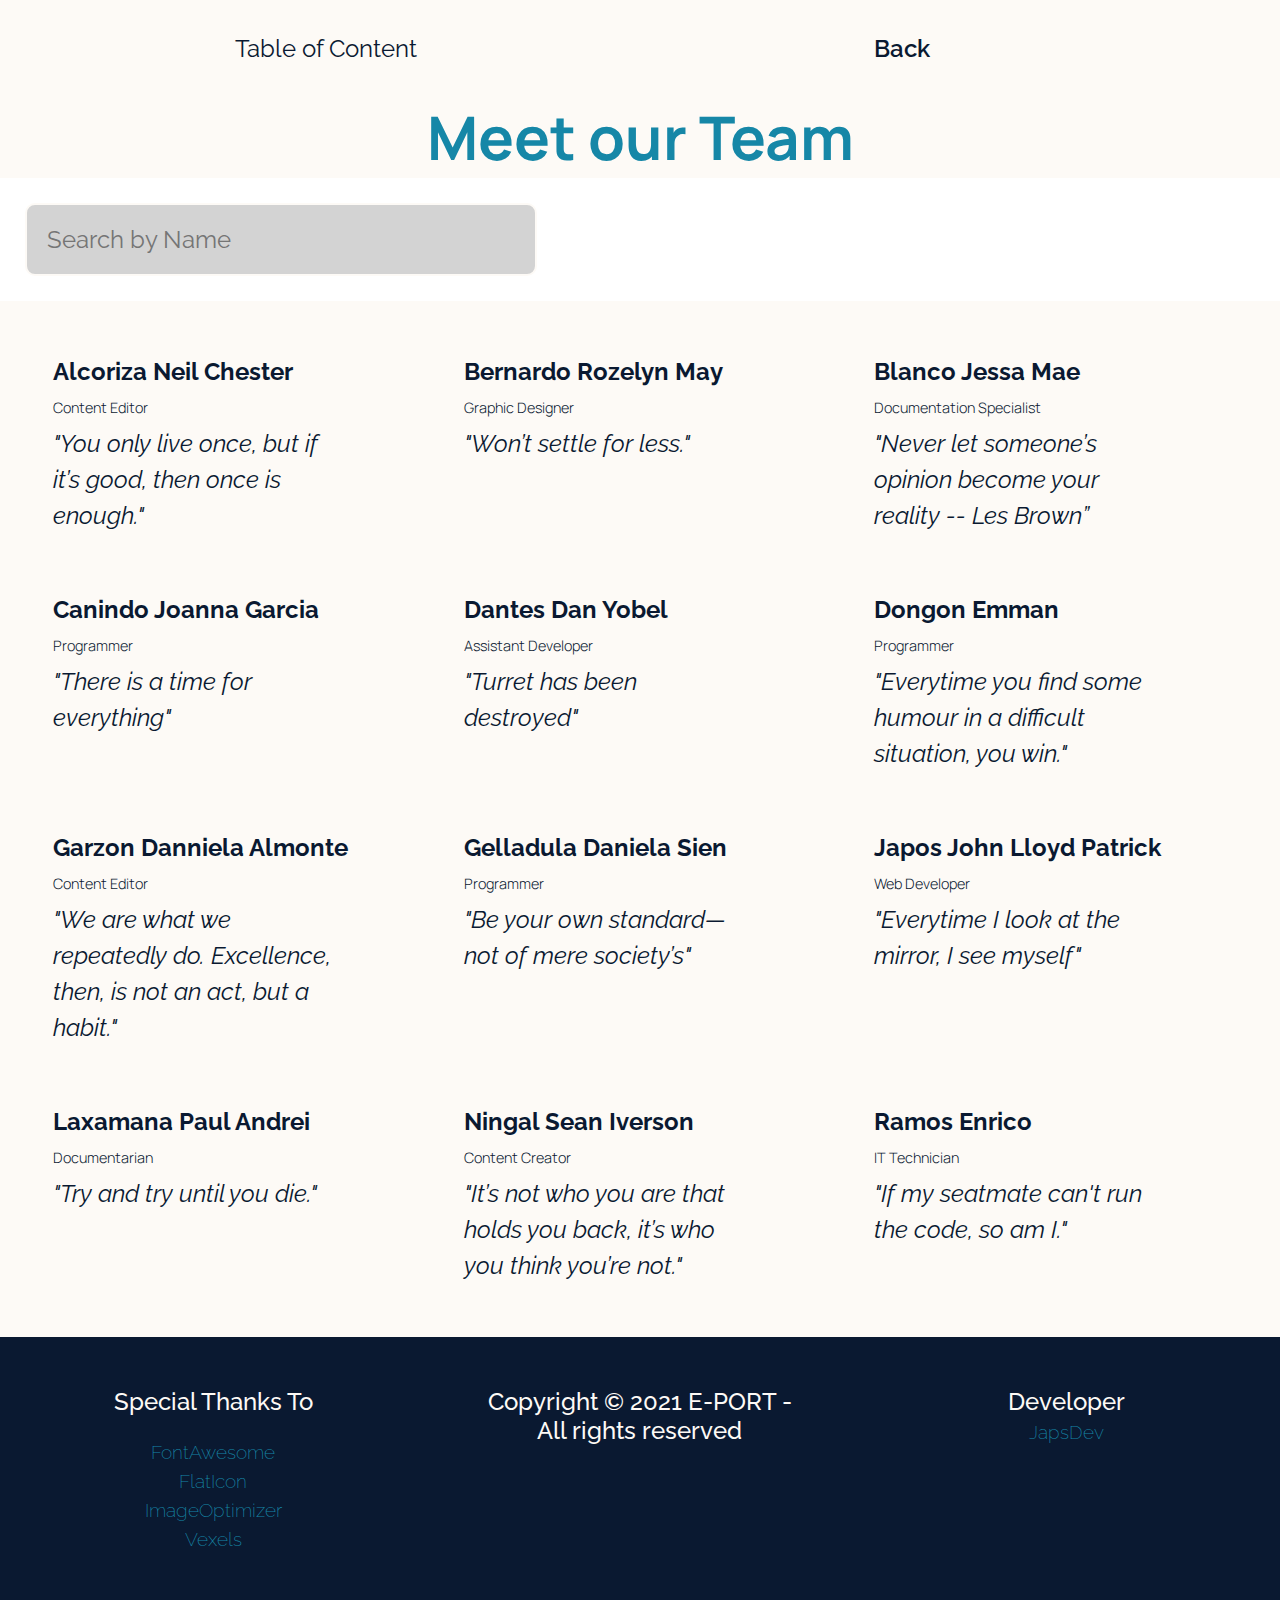
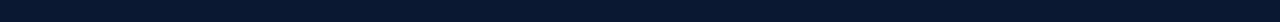
<file: team.html>
<!DOCTYPE html>
<html>
<head>
	<meta charset="utf-8">
	<meta http-equiv="X-UA-Compatible" content="IE=edge">
	<meta name="viewport" content="width=device-width, initial-scale=1">
	<title>E Portfolio | Our Team</title>
	<link rel="stylesheet" href="https://use.fontawesome.com/releases/v5.15.3/css/all.css" integrity="sha384-SZXxX4whJ79/gErwcOYf+zWLeJdY/qpuqC4cAa9rOGUstPomtqpuNWT9wdPEn2fk" crossorigin="anonymous">
	<link rel="icon" href="img/portfolio.png">
	<link rel="stylesheet" href="css/styles.css">
</head>
<body>
	<div class="sorry">
		Sorry, required of higher than 1100 pixels width to view the site
	</div>
	<header class='main-nav active'>
		<span class='main-nav-btn'><i class="fas fa-location-arrow"></i>&nbsp;&nbsp;Table of Content &nbsp;<i class="fas fa-chess-rook"></i></span>
		<nav class='main-nav-list show'>
			<ul>
				<li><a href="index.html">Back</a></li>
			</ul>
		</nav>
	</header>
	<header class="mobile-nav">
		<button type="button" class="mobile-nav-btn"><i class="fas fa-chess-rook"></i></button>
		<ul class="mobile-nav-list">
			<li><a href="index.html" title="Back" class='back'><i class="fas fa-long-arrow-alt-left"></i></a></li>
		</ul>
	</header>
	<div class="headspace">
		<h1 class='title'>Meet our Team</h1>
	</div>
	<input type="text" name="name" id='search-name' placeholder="Search by Name">
	<section id="team">
		<article class="sm-size-article">
				<p>Alcoriza Neil Chester</p>
				<p>Content Editor</p>
				<span class='slide-down-btn'><i class="fas fa-angle-down"></i></span>
				<a href="cv/alcoriza.pdf" target="_blank" class='cv' download="Alcoriza Resume"><i class="far fa-eye"></i></a>
				<p><em>"You only live once, but if it’s good, then once is enough."</em></p>
		</article>
		<article class="sm-size-article">
				<p>Bernardo Rozelyn May</p>
				<p>Graphic Designer</p>
				<span class='slide-down-btn'><i class="fas fa-angle-down"></i></span>
				<a href="cv/bernardo.pdf" target="_blank" class='cv' download="Bernardo Resume"><i class="far fa-eye"></i></a>
				<p><em>"Won’t settle for less."</em></p>
		</article>
		<article class="sm-size-article">
				<p>Blanco Jessa Mae</p>
				<p>Documentation Specialist</p>
				<span class='slide-down-btn'><i class="fas fa-angle-down"></i></span>
				<a href="cv/blanco.pdf" target="_blank" class='cv' download="Blanco Resume"><i class="far fa-eye"></i></a>
				<p><em>"Never let someone’s opinion become your reality -- Les Brown”</em></p>
		</article>
		<article class="sm-size-article">
				<p>Canindo Joanna Garcia</p>
				<p>Programmer</p>
				<span class='slide-down-btn'><i class="fas fa-angle-down"></i></span>
				<a href="cv/canindo.pdf" target="_blank" class='cv' download="Canindo Resume"><i class="far fa-eye"></i></a>
				<p><em>"There is a time for everything"</em></p>
		</article>
		<article class="sm-size-article">
				<p>Dantes Dan Yobel</p>
				<p>Assistant Developer</p>
				<span class='slide-down-btn'><i class="fas fa-angle-down"></i></span>
				<a href="cv/dantes.pdf" target="_blank" class='cv' download="Dantes Resume"><i class="far fa-eye"></i></a>
				<p><em>"Turret has been destroyed"</em></p>
		</article>
		<article class="sm-size-article">
				<p>Dongon Emman</p>
				<p>Programmer</p>
				<span class='slide-down-btn'><i class="fas fa-angle-down"></i></span>
				<a href="cv/dongon.pdf" target="_blank" class='cv' download="Dongon Resume"><i class="far fa-eye"></i></a>
				<p><em>"Everytime you find some humour in a difficult situation, you win."</em></p>
		</article>
		<article class="sm-size-article">
				<p>Garzon Danniela Almonte</p>
				<p>Content Editor</p>
				<span class='slide-down-btn'><i class="fas fa-angle-down"></i></span>
				<a href="cv/garzon.pdf" target="_blank" class='cv' download="Garzon Resume"><i class="far fa-eye"></i></a>
				<p><em>"We are what we repeatedly do. Excellence, then, is not an act, but a habit."</em></p>
		</article>
		<article class="sm-size-article">
				<p>Gelladula Daniela Sien</p>
				<p>Programmer</p>
				<span class='slide-down-btn'><i class="fas fa-angle-down"></i></span>
				<a href="cv/gelladula.pdf" target="_blank" class='cv' download="Gelladula Resume"><i class="far fa-eye"></i></a>
				<p><em>"Be your own standard—not of mere society’s"</em></p>
		</article>
		<article class="sm-size-article">
				<p>Japos John Lloyd Patrick</p>
				<p>Web Developer</p>
				<span class='slide-down-btn'><i class="fas fa-angle-down"></i></span>
				<a href="cv/japos.pdf" target="_blank" class='cv' download="Japos Resume"><i class="far fa-eye"></i></a>
				<p><em>"Everytime I look at the mirror, I see myself"</em></p>
		</article>
		<article class="sm-size-article">
				<p>Laxamana Paul Andrei</p>
				<p>Documentarian</p>
				<span class='slide-down-btn'><i class="fas fa-angle-down"></i></span>
				<a href="cv/laxamana.pdf" target="_blank" class='cv' download="Laxamana Resume"><i class="far fa-eye"></i></a>
				<p><em>"Try and try until you die."</em></p>
		</article>
		<article class="sm-size-article">
				<p>Ningal Sean Iverson</p>
				<p>Content Creator</p>
				<span class='slide-down-btn'><i class="fas fa-angle-down"></i></span>
				<a href="cv/ningal.pdf" target="_blank" class='cv' download="Ningal Resume"><i class="far fa-eye"></i></a>
				<p><em>"It’s not who you are that holds you back, it’s who you think you’re not."</em></p>
		</article>
		<article class="sm-size-article">
				<p>Ramos Enrico</p>
				<p>IT Technician</p>
				<span class='slide-down-btn'><i class="fas fa-angle-down"></i></span>
				<a href="cv/ramos.pdf" target="_blank" class='cv' download="Ramos Resume"><i class="far fa-eye"></i></a>
				<p><em>"If my seatmate can't run the code, so am I."</em></p>
		</article>
	</section>
	<footer>
		<div class="box">
			<p>Special Thanks To</p>
			<ul>
				<li><a href="https://fontawesome.com/" target="_blank" title="FontAwesome">FontAwesome</a></li>
				<li><a href="https://www.flaticon.com/" target="_blank" title="FlatIcon">FlatIcon</a></li>
				<li><a href="http://www.imageoptimizer.net/Pages/Home.aspx" target="_blank" title="ImageOptimizer">ImageOptimizer</a></li>
				<li><a href="https://www.vexels.com/" target="_blank" title="Vexels">Vexels</a></li>
			</ul>
		</div>
		<div class="box">
			<p>Copyright © 2021 E-PORT - All rights reserved</p>
		</div>
		<div class="box">
			<p>Developer</p>
			<a href="https://japsiee.github.io/japsdev/" target="_blank" title="Developer's Portfolio">JapsDev</a>
		</div>
	</footer>
	<script src="js/team.js" type="text/javascript" charset="utf-8"></script>
</body>
</html>
</file>
<file: css/styles.css>
@import url('https://fonts.googleapis.com/css2?family=Manrope:wght@200;300;400;500;600;700;800&family=Raleway:ital,wght@0,100;0,200;0,300;0,400;0,500;0,600;0,700;0,800;0,900;1,100;1,200;1,300;1,400;1,500;1,600;1,700;1,800;1,900&display=swap');

:root {
	--dark: #0A1931;
	--light: #FDFAF6;
	--link: #1687A7;
	--black: #000000;
	--main: 'Manrope', sans-serif;
	--sub: 'Raleway', sans-serif;
}

* {
	font-family: var(--sub);
	box-sizing: border-box;
	margin: 0;
	padding: 0;
	outline: none;
}

::-webkit-scrollbar {
	width: 10px;
}

::-webkit-scrollbar-track {
	box-shadow: inset 0 0 10px var(--dark);
}

::-webkit-scrollbar-thumb {
	border-radius: 5px;
	background: var(--light);
}

::-webkit-scrollbar-thumb:hover {
	background: var(--link);
}

html {
	justify-content: center;
	align-items: center;
	display: flex;
	scroll-behavior: smooth;
}

body {
	font-size: 1.5em;
	position: relative;
	height: auto;
	display: flex;
	justify-content: center;
	flex-direction: column;
	width: 100%;
	max-width: 3000px;
	margin-top: 4em;
}

.green {
	color: limegreen;
}

.red {
	color: red;
}

.blue {
	color: var(--link);
}

/***************************************************************************************************
*
*	GENERAL
*
***************************************************************************************************/

.sm-size-article {
	font-size: 100%;
}

.md-size-article {
	font-size: 150%;
}

.lg-size-article {
	font-size: 250%;
}

.highlight {
	color: var(--link);
}

.boxhighlight {
	padding: 10px;
	background: var(--link);
	color: var(--black);
}

.title {
	display: block;
	text-align: left;
	font-size: 250%;
	font-family: var(--main);
}

.subtitle {
	display: block;
	text-align: left;
	font-size: 200%;
	font-family: var(--main);
}

@media screen and (min-width: 800px) {

	.sorry, .mobile-nav {
		display: none;
	}

	.main-nav {
		position: fixed;
		display: flex;
		justify-content: space-around;
		align-items: center;
		top: 0;
		left: 0;
		z-index: 10;
		width: 100%;
		background: var(--dark);
		color: var(--light);
		transition-duration: .5s;
		overflow: hidden;
		height: 4em;
	}

	.active {
		background: var(--light);
		color: var(--dark);
		transition-duration: .5s;
	}

	.main-nav-btn {
		user-select: none;
		cursor: pointer;
		font-size: 100%;
		transition-duration: .2s;
		display: flex;
		justify-content: center;
		align-items: center;
		flex-direction: row;
	}

	.main-nav-btn .fa-location-arrow {
		visibility: hidden;
		opacity: 0;
		font-size: 50%;
		transition-duration: .2s;
	}

	.main-nav-btn:hover .fa-location-arrow {
		visibility: visible;
		opacity: 1;
	}

	.main-nav-btn:hover {
		opacity: .8;
	}

	.clicked {
		font-size: 50%;
		transition-duration: .2s;
		font-weight: 900;
		color: var(--link);
	}

	.main-nav-list {
		visibility: hidden;
		opacity: 0;
		transition-duration: .2s;
		margin-right: 0;
	}

	.show {
		visibility: visible;
		opacity: 1;
		transition-duration: .2s;
		margin-right: 10%;
	}

	.main-nav-list ul {
		list-style: none;
		display: flex;
		justify-content: center;
		align-items: center;
	}

	.main-nav-list ul li {
		user-select: none;
		margin: 0 10%;
		font-weight: 600;
		font-size: 100%;
	}

	.main-nav-list li #main-content-btn {
		padding: 5%;
		margin: 0 20px;
		width: auto;
		border: 2px solid var(--dark);
		background: var(--dark);
		color: var(--light);
		cursor: pointer;
		border-radius: 5px;
		font-size: 80%;
	}

	.main-nav-list li #main-content-btn:hover {
		opacity: .7;
	}

	.main-nav-list ul li .fa-vector-square {
		font-size: 40%;
		padding: 0 20%;
		visibility: hidden;
		opacity: 0;
		transition-duration: .2s;
	}

	.main-nav-list ul li:hover .fa-vector-square {
		visibility: visible;
		opacity: 1;
		animation: spin 3s linear infinite;
	}

	@keyframes spin {
		0% {
			transform: rotateZ(0deg);
		}

		100% {
			transform: rotateZ(360deg);
		}
	}

	.main-nav-list ul li:hover {
		color: var(--link);
	}

	.main-nav-list ul li a {
		display: flex;
		justify-content: center;
		align-items: center;
		flex-direction: row;
		text-decoration: none;
		color: inherit;
	}

	/***************************************************************************************************
	*
	*	MAIN SECTION
	*
	***************************************************************************************************/

	.content {
		visibility: hidden;
		opacity: 0;
		transition-duration: .5s;

		position: fixed;
		width: 100%;
		height: 100vh;
		top: 0;
		left: 0;
		z-index: 20;
		background: rgba(255, 255, 255, .9);
		display: flex;
		justify-content: center;
		align-items: center;
		flex-direction: column;
	}

	.content .writer {
		font-size: 80%;
		color: var(--light);
		padding: 20px 0;
	}

	.content .writer a {
		color: var(--link);
		text-decoration: none;
	}

	.content .writer a:hover {
		text-decoration: underline;
	}

	.open {
		visibility: visible;
		opacity: 1;
		transition-duration: .5s;
	}

	.content .box {
		padding: 50px;
		width: 70%;
		height: 90%;
		background: var(--dark);
		color: var(--black);
		backdrop-filter: blur(50px);
		overflow-y: auto;
		font-family: var(--sub);
	}

	.content .box #close-content-btn {
		position: absolute;
		top: 2%;
		right: 3%;
		font-size: 2em;
		border: none;
		color: var(--link);
		background: none;
		cursor: pointer;
	}

	.content .box #close-content-btn:hover {
		color: var(--light);
		transition-duration: .2s;
	}

	.content .box .title {
		color: var(--link);
		padding: 0 0 10px 0;
	}

	.content .box .questions {
		margin: 20px 0;
	}

	.content .box .questions .question-btn {
		color: var(--link);
		border: 2px solid var(--link);
		padding: 10px;
		font-weight: 500;
		cursor: pointer;
		z-index: 5;
		transition-duration: .5s;
		display: flex;
		justify-content: space-between;
		align-items: center;
	}

	.content .box .questions .question-btn i {
		z-index: -1;
	}

	.content .box .questions .btn-toggle {
		border: 2px solid var(--link);
		background: var(--link);
		color: var(--light);
		transition-duration: .5s;
	}

	.content .box .answer {
		display: none;

		font-size: 1em;
		padding: 10px 0;
		text-align: justify;
		font-size: 80%;
		z-index: 1;
		color: var(--light);
	}

	.content .box .show {
		display: block;
	}

	.content .box .answer > img {
		width: 100%;
		height: auto;
		max-height: 400px;
		padding: 40px;
	}

	.content .box .answer a {
		color: var(--link);
	}

	/***************************************************************************************************
	*
	*	BANNER SECTION
	*
	***************************************************************************************************/

	#banner {
		width: 100%;
		min-height: 100vh;
		height: auto;
		background: var(--dark);
		position: relative;
		color: var(--light);
		overflow: hidden;
	}

	/* SVGs START */

	#banner #earth {
		z-index: 1;
		width: 100%;
		height: 100%;
		position: absolute;
		bottom: -20%;
		left: 35%;
		opacity: .8;
		transform: rotateZ(0deg);
		animation: earth 20s linear infinite;
	}

	#banner #moon {
		z-index: 1;
		width: 20em;
		height: 20em	;
		position: absolute;
		top: 20%;
		left: -10%;
		opacity: .2;
		animation: moon 20s linear infinite;
		transform: rotateZ(0deg);
	}

	#banner #sattelite {
		z-index: 1;
		width: 5em;
		height: 5em	;
		position: absolute;
		top: 35%;
		left: 15%;
		opacity: .9;
		transform: rotateZ(-130deg);
		animation: sattelite 3s linear infinite;
		animation-direction: reverse;
	}

	#banner #comet1 {
		z-index: 1;
		width: 5em;
		height: 5em	;
		position: absolute;
		top: 20%;
		right: 15%;
		opacity: .8;
		transform: rotateZ(340deg);
		animation: comet1 1.5s linear infinite;
		animation-fill-mode: forwards;
		animation-delay: 2s;
	}

	#banner #comet2 {
		z-index: 2;
		width: 1em;
		height: 1em	;
		position: absolute;
		top: 10%;
		right: 30%;
		opacity: .8;
		transform: rotateZ(340deg);
		animation: comet2 2s linear infinite;
		animation-fill-mode: forwards;
	}

	@keyframes comet1 {
		0% {
			top: 20%;
			right: 15%;
			opacity: .8;
		}

		25% {
			opacity: .6;
		}

		45% {
			opacity: 1;
		}

		50% {
			opacity: .4;
		}

		65% {
			opacity: .8;
		}

		75% {
			opacity: .2;
		}

		100% {
			top: 80%;
			right: 90%;
			opacity: 0;
		}
	}

	@keyframes comet2 {
		0% {
			top: 10%;
			right: 30%;
			opacity: .8;
		}

		25% {
			opacity: .6;
		}

		45% {
			opacity: 1;
		}

		50% {
			opacity: .4;
		}

		65% {
			opacity: .8;
		}

		75% {
			opacity: .2;
		}

		100% {
			top: 90%;
			right: 100%;
			opacity: 0;
		}
	}

	@keyframes moon {
		0% {
			transform: rotateZ(0deg);
			top: 20%;
			opacity: .2;
		}

		5% {
			opacity: .8;
		}

		10% {
			opacity: .2;
		}

		30% {
			opacity: .7;
		}

		35% {
			opacity: .2;
		}

		50% {
			transform: rotateZ(180deg);
			top: 21%;
		}

		75% {
			opacity: .9;
		}

		80% {
			opacity: .2;
		}

		100% {
			transform: rotateZ(360deg);
			top: 20%;
			opacity: .2;
		}
	}

	@keyframes sattelite {
		0% {
			top: 46%;
			left: 15%;
			transform: rotateZ(-130deg);
		}

		50% {
			top: 48%;
			left: 15%;
			transform: rotateZ(-140deg);
		}

		100% {
			top: 46%;
			left: 15%;
			transform: rotateZ(-130deg);
		}
	}

	@keyframes earth {
		0% {
			transform: rotateZ(0deg);
		}

		10% {
			opacity: .2;
		}

		15% {
			opacity: .7;
		}

		50% {
			transform: rotateZ(180deg);
		}

		65% {
			opacity: .4;
		}

		70% {
			opacity: .6;
		}

		100% {
			transform: rotateZ(360deg);
		}
	}

	/* SVGs END */

	#banner > .sm-size-article {
		position: relative;
		z-index: 2;
		text-align: justify;
		padding: 5%;
		width: 50%;
		font-size: 150%;
	}

	#banner > .lg-size-article {
		position: relative;
		z-index: 2;
		font-family: var(--sub);
		padding: 5%;
		width: 60%;
		font-size: 300%;
		letter-spacing: 5px;
	}

	#banner > #right-object {
		background: red;
		opacity: 1;
		position: absolute;
		z-index: 2;
		top: 2em;
		right: 5%;
		background: transparent;
		width: 40%;
		height: auto;
		color: var(--light);
		display: flex;
		justify-content: center;
		align-items: center;
		flex-direction: column;
		padding: 1em;
	}

	#banner > #right-object #date, #banner > #right-object #time {
		font-family: var(--main);
	}

	#banner > #right-object #date {
		
	}

	#banner > #right-object #time {
		color: var(--link);
		padding: 5%;
		font-size: 300%;
		letter-spacing: 5px;
	}

	#banner > #right-object .cover {
		width: 0%;
		height: 100%;
		position: absolute;
		background: var(--black);
		opacity: .7;
		display: flex;
		justify-content: center;
		align-items: center;
		top: 0;
		left: 0;
		opacity: 0;
		cursor: pointer;
		transition-duration: .2s;
		padding: 20px;
	}

	#banner > #right-object:hover .cover {
		width: 100%;
		height: 100%;
		opacity: .9;
		transition-duration: .5s;
	}

	#banner > #right-object .cover .caption {
		color: var(--light);
		font-family: var(--sub);
		font-weight: 100;
	}

	#sourcecode {
		font-size: .8em;
		position: absolute;
		padding: 5%;
		bottom: 5%;
		right: 5%;
		color: var(--link);
		text-decoration: none;
	}

	#sourcecode .fa-code {
		visibility: hidden;
		opacity: 0;
	}

	#sourcecode:hover {
		transition-duration: .5s;
		color: var(--light);
	}

	#sourcecode:hover .fa-code {
		visibility: visible;
		opacity: 1;
		transition-duration: .2s;
	}

	/***************************************************************************************************
	*
	*	INTRO SECTION
	*
	***************************************************************************************************/

	#intro {
		position: relative;
		width: 100%;
		height: auto;
		background: var(--light);
		color: var(--dark);
		display: flex;
		justify-content: center;
		align-items: center;
		flex-direction: column;
		overflow: hidden;
	}

	/* SVGs START */

	#intro #uranus {
		width: 20em;
		height: 20em;
		position: absolute;
		top: 5%;
		right: -10%;
		opacity: .7;
		animation: uranus 2s linear infinite;
	}

	#intro #mercury {
		width: 25em;
		height: 25em;
		position: absolute;
		top: 80%;
		left: -10%;
		opacity: .5;
	}

	@keyframes uranus {
		0% {
			top: 5%;
			opacity: .7;
		}

		50% {
			top: 6%;
			opacity: 1;
		}

		100% {
			top: 5%;
			opacity: .7;
		}
	}

	/* SVGs END */

	#intro .intro-title {
		padding: 1em 0 0 0;
	}

	#intro .intro-title, #intro .intro-subtitle {
		visibility: hidden;
		opacity: 0;
		margin-top: -5em;
		text-align: center;
		transition-duration: .5s;
	}

	#intro .slide-down {
		visibility: visible;
		opacity: 1;
		margin-top: 0;
		transition-duration: 1s;
	}

	#intro .title {
		color: var(--link);
	}

	#intro hr {
		z-index: 2;
		width: 50%;
		margin: 1em;
		color: var(--dark);
	}

	#intro > .title, #intro > .subtitle {
		z-index: 2;
		text-align: center;
	}

	#intro .sm-size-article {
		padding: 1em 3em;
		z-index: 2;
	}

	#intro .sm-size-article .subtitle {
		display: inline-block;
		color: var(--light);
		padding: .3em;
		margin: .5em 0;
	}

	#intro .sm-size-article ul {
		list-style: none;
		padding: 20px 0 0 80px;
	}

	#intro .sm-size-article ul li {
		cursor: pointer;
		margin: 20px 0;
	}

	#intro .sm-size-article ul li:hover {
		color: var(--black);
	}

	#intro .sm-size-article ul li .fa-arrow-right a {
		text-decoration: none;
		color: inherit;
		font-weight: 300;
	}

	#intro .sm-size-article ul li .fa-arrow-right {
		visibility: hidden;
		opacity: 0;
		color: var(--link);
		transition-duration: .5s;
	}

	#intro .sm-size-article ul li:hover .fa-arrow-right {
		visibility: visible;
		opacity: 1;
		transition-duration: .5s;
		margin-left: 50px;
	}

	#intro .grid {
		width: 100%;
		max-width: 3000px;
		height: auto;
		display: grid;
		grid-gap: 1em;
		grid-template-columns: repeat(3, 1fr);
		grid-template-rows: auto;
		position: relative;
		padding: 8em;
	}

	#intro .grid > .box {
		position: relative;
		width: 100%;
		height: 10em;
		cursor: pointer;
		padding: 2em;
	}

	#intro .grid > .box img {
		width: 100%;
		height: 100%;
		position: absolute;
		top: 0;
		left: 0;
		padding: 10px;
	}

	#intro .grid > .box .text {
		position: absolute;
		width: 100%;
		height: 20%;
		bottom: 0;
		left: 0;
		opacity: .5;
		background: var(--black);
		display: flex;
		justify-content: center;
		align-items: center;
		flex-direction: column;
		transition-duration: .5s;
		visibility: hidden;
		opacity: 0;
		color: var(--light);
	}

	#intro .grid > .box:hover .text {
		height: 100%;
		transition-duration: .5s;
		visibility: visible;
		opacity: .8;
	}

	/***************************************************************************************************
	*
	*	REFLECTIONS SECTION
	*
	***************************************************************************************************/

	#reflections {
		width: 100%;
		height: auto;
		background: var(--dark);
		color: var(--light);
		position: relative;
	}

	#reflections .title {
		padding: 1em 0 0 0;
	}

	#reflections .title, #reflections .subtitle {
		visibility: hidden;
		opacity: 0;
		margin-left: 5em;
		transition-duration: .5s;
	}

	#reflections .photographer {
		text-align: center;
		padding: 1em;
	}

	#reflections .photographer a {
		text-decoration: none;
		color: var(--link);
	}

	#reflections .photographer a:hover {
		text-decoration: underline;
	}

	#reflections .slide {
		visibility: visible;
		opacity: 1;
		margin-left: 1em;
		transition-duration: .5s;
	}

	#reflections #images {
		display: grid;
		grid-gap: 1em;
		grid-template-columns: repeat(3, 1fr);
		grid-template-rows: auto;
		width: 100%;
		height: auto;
		position: relative;
		padding: 1em;
	}

	#reflections #images .image {
		position: relative;
		transition-duration: .5s;
		width: 100%;
		height: 15em;
	}

	#reflections #images .image img {
		position: absolute;
		width: 100%;
		height: 100%;
		top: 0;
		left: 0;
	}

	#reflections #images .image div {
		position: absolute;
		bottom: 0;
		left: 0;
		visibility: hidden;
		opacity: 0;
		height: 0%;
		width: 100%;
		cursor: pointer;
		background: var(--black);
		color: var(--light);
		font-family: var(--sub);
		padding: 1em;
		flex-direction: column;
		font-size: 100%;
		overflow: auto;
	}

	#reflections #images .image div h1 {
		padding-bottom: 20px;
	}

	#reflections #images .image div p {
		text-align: justify;
	}

	#reflections #images .image:hover div {
		height: 100%;
		visibility: visible;
		opacity: .8;
		transition-duration: .5s;
		z-index: 10;
	}

	/***************************************************************************************************
	*
	*	ACTIVITIES SECTION
	*
	***************************************************************************************************/

	#activities {
		width: 100%;
		height: auto;
		background: var(--light);
		color: var(--dark);
		position: relative;
		padding-top: 60px;
		overflow: hidden;
	}

	#activities .title {
		position: absolute;
		top: 130px;
		left: 50px;
		color: var(--link);
		transition-duration: .5s;
		z-index: 3;
	}

	#activities .rotate {
		font-size: 2em;
		transform: rotateZ(-90deg);
		background: var(--dark);
		color: var(--light);
		padding: 20px;
		top: 200px;
		left: -5%;
		transition-duration: .5s;
		transition-timing-function: ease-in;
	}

	#activities .specialthanks {
		font-weight: 900;
	}

	#activities .specialthanks a {
		color: var(--link);
		text-decoration: none;
	}

	#activities .specialthanks a:hover {
		text-decoration: underline;
		transition-duration: .2s;
	}
	
	#activities .activity {
		position: relative;
		width: 100%;
		height: auto;
		margin: 0 0 10px 0;
	}

	#activities .activity .subtitle {
		margin-left: 700px;
		transition-duration: 1s;
		opacity: 0;
		visibility: hidden;
	}

	#activities .activity .slide {
		margin-left: 250px;
		transition-duration: 1s;
		transition-delay: .5s;
		opacity: 1;
		visibility: visible;
	}

	#activities .activity .container {
		position: relative;
		width: 100%;
		height: auto;
		border-top: 2px solid var(--dark);
		margin-left: 900px;
		opacity: 0;
		visibility: hidden;
		transition-duration: .5s;
	}

	#activities .activity .container article {
		margin: 10px 0;
		font-family: var(--main);
	}

	#activities .activity .container article .code {
		width: 80%;
		max-width: 900px;
		min-height: 300px;
		padding: 50px;
		background: var(--dark);
		color: var(--light);
		margin: 10px 0 0 0;
	}

	#activities .activity .container img {
		border-left: 2px solid var(--link);
		border-radius: 10px;
		box-shadow: 0 0 10px grey;
		height: 400px;
		width: 100%;
		max-width: 900px;
		margin: 10px 0 10px 50px;
	}

	#activities .activity .container h3 {
		color: var(--link);
	}

	#activities .activity .container p {
		width: 70%;
		text-align: justify;
		padding: 20px 0;
		font-size: 70%;
		font-family: var(--main);
	}

	#activities .activity .show {
		margin-left: 250px;
		opacity: 1;
		visibility: visible;
		transition-duration: 1s;
		transition-delay: .5s;
	}

	/***************************************************************************************************
	*
	*	TEAM PAGE SECTION
	*
	***************************************************************************************************/

	.headspace {
		width: 100%;
		background: var(--light);
		color: var(--link);
	}

	.headspace .title {
		text-align: center;
	}

	#team {
		width: 100%;
		height: auto;
		display: grid;
		grid-template-columns: repeat(3, 1fr);
		grid-template-rows: auto;
		background: var(--light);
		padding: 1em;
	}

	#team .sm-size-article {
		position: relative;
		font-family: var(--main);
		height: auto;
		cursor: pointer;
		border: 5px solid var(--light);
		color: var(--dark);
		line-height: 150%;
		transition-duration: .5s;
		padding: 1em;
	}

	#team .slide-down-btn {
		position: absolute;
		top: 5%;
		right: 5%;
		color: var(--dark);
		transition-duration: .2s;
	}

	#team .slide-down-btn:hover {
		color: var(--link);
	}

	#team .sm-size-article p:nth-child(1) {
		font-weight: 700;
	}

	#team .sm-size-article p:nth-child(2) {
		font-size: 60%;
		font-weight: 300;
		font-family: var(--main);
	}

	#team .sm-size-article em {
		display: block;
		width: 80%;
		color: var(--dark);
	}

	#team .sm-size-article:hover {
		border-left: 5px solid var(--link);
		transition-duration: .5s;
		color: var(--link);
	}

	#team .sm-size-article .cv {
		position: absolute;
		color: var(--black);
		background: var(--link);
		padding: .5em;
		text-decoration: none;
		border-radius: 5px;
		width: 20%;
		display: flex;
		justify-content: center;
		align-items: center;

		top: 0%;
		right: 0;
		visibility: hidden;
		opacity: 0;
		transition-duration: .5s;
	}

	#team .sm-size-article .show {
		position: absolute;
		top: 10%;
		right: 0;
		visibility: visible;
		opacity: 1;
		transition-duration: .5s;
	}

	#team .sm-size-article .cv:hover {
		background: var(--dark);
		transition-duration: .5s;
	}

	#search-name {
		width: 40%;
		padding: 20px;
		font-size: 1em;
		margin: 25px;
		color: var(--dark);
		border: 2px solid var(--light);
		background: lightgrey;
		border-radius: 10px;
	}

	/***************************************************************************************************
	*
	*	FOOTER SECTION
	*
	***************************************************************************************************/
	
	footer {
		width: 100%;
		height: auto;
		display: grid;
		grid-template-columns: repeat(3, 1fr);
		grid-template-rows: auto;
		background: var(--dark);
		color: var(--light);
		font-weight: 500;
	}

	footer .box {
		font-size: 1em;
		text-align: center;
		width: 100%;
		height: auto;
		padding: 50px;
	}

	footer .box ul {
		list-style: none;
		padding: 20px 0;
	}

	footer .box ul li a, footer .box a {
		font-weight: 200;
		font-size: 80%;
		text-decoration: none;
		color: var(--link);
		transition-duration: .5s;
	}

	footer .box ul li a:hover, footer .box a:hover {
		color: var(--light);
		transition-duration: .5s;
	}

}



@media screen and (max-width: 799px) {
	.sorry, .main-nav {
		display: none;
	}

	.mobile-nav {
		position: fixed;
		top: 0;
		left: 0;
		display: flex;
		justify-content: center;
		align-items: center;
		flex-direction: column;
		width: 100%;
		min-height: 4em;
		height: auto;
		z-index: 5;
		background: var(--dark);
		color: var(--light);
		overflow: hidden;
	}

	.mobile-nav .mobile-nav-btn {
		font-size: 150%;
		padding: .5em;
		border: none;
		background: none;
		color: inherit;
	}

	.mobile-nav .mobile-nav-btn:active {
		color: var(--link);
		transition-duration: .2s;
	}

	.mobile-nav .mobile-nav-list {
		background: none;
		color: var(--dark);
		padding: 1em;
		display: grid;
		list-style: none;
		grid-template-columns: repeat(3, 1fr);
		grid-template-rows: auto;
		justify-content: center;
		align-items: center;
		width: 100%;
		visibility: visible;
		opacity: 0;
		transition-duration: .5s;
		display: none;
	}

	.mobile-nav .show {
		display: grid;
		background: var(--light);
		visibility: visible;
		opacity: 1;
		transition-duration: .5s;
	}

	.mobile-nav .mobile-nav-list li {
		display: flex;
		justify-content: center;
		align-items: center;
		align-items: center;
		width: 100%;
	}

	.mobile-nav .mobile-nav-list li a {
		width: 100%;
		padding: 1em;
		color: inherit;
	}

	.mobile-nav .mobile-nav-list li a i {
		display: flex;
		justify-content: center;
		align-items: center;
	}

	.mobile-nav .mobile-nav-list li button {
		padding: .5em;
		background: none;
		font-weight: 900;
		color: var(--dark);
		border: none;
	}

	.mobile-nav .mobile-nav-list li button:active {
		background: var(--light);
		border: 2px solid var(--dark);
		color: var(--dark);
	}

	/***************************************************************************************************
	*
	*	MAIN SECTION
	*
	***************************************************************************************************/

	.content {
		font-size: 2rem;
		visibility: hidden;
		opacity: 0;
		transition-duration: .5s;

		position: fixed;
		width: 100%;
		height: 100vh;
		top: 0;
		left: 0;
		z-index: 20;
		background: rgba(255, 255, 255, .9);
		display: flex;
		justify-content: center;
		align-items: center;
		flex-direction: column;
	}

	.content .writer {
		font-size: 80%;
		color: var(--light);
		padding: 20px 0;
	}

	.content .writer a {
		color: var(--link);
		text-decoration: none;
	}

	.content .writer a:hover {
		text-decoration: underline;
	}

	.open {
		visibility: visible;
		opacity: 1;
		transition-duration: .5s;
	}

	.content .box {
		padding: 5%;
		width: 100%;
		height: 100%;
		background: var(--dark);
		overflow-y: auto;
		font-family: var(--sub);
	}

	.content .box #close-content-btn {
		position: absolute;
		top: 2%;
		right: 3%;
		font-size: 2em;
		border: none;
		color: var(--link);
		background: none;
		cursor: pointer;
	}

	.content .box #close-content-btn:hover {
		color: var(--light);
		transition-duration: .2s;
	}

	.content .box .title {
		font-size: 200%;
		color: var(--light);
		padding: 0 0 10px 0;
	}

	.content .box .questions {
		margin: 20px 0;
	}

	.content .box .questions .question-btn {
		color: var(--link);
		border: 2px solid var(--link);
		padding: 10px;
		font-weight: 500;
		cursor: pointer;
		z-index: 5;
		transition-duration: .5s;
		display: flex;
		justify-content: space-between;
		align-items: center;
	}

	.content .box .questions .question-btn i {
		z-index: -1;
	}

	.content .box .questions .btn-toggle {
		border: 2px solid var(--link);
		background: var(--link);
		color: var(--light);
		transition-duration: .5s;
	}

	.content .box .answer {
		display: none;

		font-size: 1em;
		padding: 10px 0;
		text-align: left;
		font-size: 80%;
		z-index: 1;
		color: var(--light);
	}

	.content .box .show {
		display: block;
	}

	.content .box .answer > img {
		width: 100%;
		height: auto;
		max-height: 400px;
		padding: 40px;
	}

	.content .box .answer a {
		color: var(--link);
	}

	/***************************************************************************************************
	*
	*	BANNER SECTION
	*
	***************************************************************************************************/

	#banner {
		width: 100%;
		height: auto;
		min-height: 80vh;
		background: var(--dark);
		position: relative;
		color: var(--light);
		overflow: hidden;
		padding: 1.5em;
	}

	/* SVGs START */

	#banner #earth {
		z-index: 1;
		width: 20em;
		height: 20em	;
		position: absolute;
		top: 20%;
		left: -15%;
		opacity: .2;
		animation: earth 20s linear infinite;
		transform: rotateZ(0deg);
	}

	#banner #sattelite {
		z-index: 2;
		width: 5em;
		height: 5em	;
		position: absolute;
		top: 35%;
		left: 15%;
		opacity: .9;
		transform: rotateZ(-130deg);
		animation: sattelite 3s linear infinite;
		animation-direction: reverse;
	}

	#banner #moon, #banner #comet1, #banner #comet2  {
		display: none;
	}

	@keyframes earth {
		0% {
			transform: rotateZ(0deg);
			top: 20%;
			opacity: .5;
		}

		5% {
			opacity: .8;
		}

		10% {
			opacity: .5;
		}

		30% {
			opacity: .7;
		}

		35% {
			opacity: .5;
		}

		50% {
			transform: rotateZ(180deg);
			top: 21%;
		}

		75% {
			opacity: .9;
		}

		80% {
			opacity: .5;
		}

		100% {
			transform: rotateZ(360deg);
			top: 20%;
			opacity: .7;
		}
	}

	@keyframes sattelite {
		0% {
			top: 46%;
			left: 15%;
			transform: rotateZ(-130deg);
		}

		50% {
			top: 48%;
			left: 15%;
			transform: rotateZ(-140deg);
		}

		100% {
			top: 46%;
			left: 15%;
			transform: rotateZ(-130deg);
		}
	}

	/* SVGs END */

	#banner > .sm-size-article {
		position: relative;
		z-index: 2;
		font-family: var(--sub);
		text-align: justify;
		line-height: 200%;
	}

	#banner > .lg-size-article {
		position: relative;
		z-index: 2;
		font-family: var(--sub);
		letter-spacing: 2px;
		padding: 1em 0;
		line-height: 200%;
	}

	#banner > #right-object, #banner > #right-object .cover, #banner > #right-object #local, #banner > #right-object .cover .caption, #sourcecode {
		display: none;
	}

	/***************************************************************************************************
	*
	*	INTRO SECTION
	*
	***************************************************************************************************/

	#intro {
		width: 100%;
		height: auto;
		background: var(--light);
		position: relative;
		color: var(--dark);
		padding: 1em;
		display: flex;
		justify-content: center;
		align-items: center;
		flex-direction: column;
		overflow: hidden;
	}

	/* SVGs START */

	#intro #uranus {
		width: 15em;
		height: 15em;
		position: absolute;
		top: 2%;
		right: -10%;
		opacity: .1;
		animation: uranus 2s linear infinite;
	}

	#intro #mercury {
		width: 20em;
		height: 20em;
		position: absolute;
		top: 80%;
		left: -10%;
		opacity: .5;
	}

	@keyframes uranus {
		0% {
			top: 2%;
			opacity: .2;
		}

		50% {
			top: 3%;
			opacity: .6;
		}

		100% {
			top: 2%;
			opacity: .4;
		}
	}

	/* SVGs END */

	#intro .title {
		color: var(--link);
	}

	#intro hr {
		z-index: 2;
		width: 90%;
		margin: 1em;
		color: var(--dark);
	}

	#intro .title, #intro .subtitle {
		z-index: 2;
		text-align: center;
	}

	#intro .intro-title, #intro .intro-subtitle {
		visibility: hidden;
		opacity: 0;
		margin-top: -140px;
		text-align: center;
		transition-duration: .5s;
	}

	#intro .slide-down {
		visibility: visible;
		opacity: 1;
		margin-top: 0;
		transition-duration: 1.5s;
	}

	#intro .sm-size-article {
		font-weight: 500;
		z-index: 2;
		text-align: justify;
		line-height: 200%;
	}

	#intro .sm-size-article .subtitle {
		display: block;
		color: var(--light);
	}

	#intro .sm-size-article ul {		
		list-style: none;
		padding: 0;
		width: 100%;
		margin: 5% 0;
	}

	#intro .sm-size-article ul li {
		cursor: pointer;
		margin: 0;
		text-align: left;
		display: flex;
		width: 100%;
		flex-direction: column;
		justify-content: center;
		align-items: center;
		text-align: center;
	}

	#intro .sm-size-article ul li i {
		padding: 20px 0;
		font-size: 2rem;
	}

	#intro .sm-size-article ul li:hover {
		color: var(--black);
	}

	#intro .sm-size-article ul li .fa-arrow-right a {
		text-decoration: none;
		color: inherit;
		font-weight: 300;
	}

	#intro .sm-size-article ul li .fa-arrow-right {
		visibility: hidden;
		opacity: 0;
		color: var(--link);
		transition-duration: .5s;
		font-size: 100%;
	}

	#intro .sm-size-article ul li:hover .fa-arrow-right {
		visibility: visible;
		opacity: 1;
		transition-duration: .5s;
	}

	#intro .grid {
		width: 100%;
		height: auto;
		display: grid;
		grid-gap: 1em;
		grid-template-columns: 1fr;
		grid-template-rows: auto;
		position: relative;
	}

	#intro .grid > .box {
		position: relative;
		width: 100%;
		height: 10em;
		cursor: pointer;
	}

	#intro .grid > .box img {
		width: 100%;
		height: 100%;
		position: absolute;
		top: 0;
		left: 0;
	}

	#intro .grid > .box .text {
		position: absolute;
		width: 100%;
		height: 20%;
		bottom: 0;
		left: 0;
		opacity: .5;
		background: var(--black);
		display: flex;
		justify-content: center;
		align-items: center;
		flex-direction: column;
		transition-duration: .5s;
		visibility: hidden;
		opacity: 0;
		color: var(--light);
	}

	#intro .grid > .box:hover .text {
		height: 100%;
		transition-duration: .5s;
		visibility: visible;
		opacity: .8;
	}

	/***************************************************************************************************
	*
	*	REFLECTIONS SECTION
	*
	***************************************************************************************************/

	#reflections {
		width: 100%;
		height: auto;
		background: var(--dark);
		color: var(--light);
		position: relative;
		padding-top: 1em;
		overflow: hidden;
	}

	#reflections > .title {
		font-size: 200%;
	}

	#reflections > .subtitle {
		font-size: 100%;
		line-height: 200%;
	}

	#reflections .title, #reflections .subtitle {
		visibility: hidden;
		opacity: 0;
		margin-left: 500px;
		transition-duration: .5s;
	}

	#reflections .photographer {
		text-align: center;
		padding: 20px;
	}

	#reflections .photographer a {
		text-decoration: none;
		color: var(--link);
	}

	#reflections .photographer a:hover {
		text-decoration: underline;
	}

	#reflections .slide {
		visibility: visible;
		opacity: 1;
		margin-left: 10%;
		transition-duration: .5s;
	}

	#reflections #images {
		display: grid;
		padding: 1em;
		grid-gap: 1em;
		grid-template-columns: 1fr;
		grid-template-rows: auto;
		width: 100%;
		height: auto;
		position: relative;
	}

	#reflections #images .image {
		position: relative;
		transition-duration: .5s;
		width: 100vw;
		max-width: 90%;
		height: 50vh;
	}

	#reflections #images .image img {
		position: absolute;
		width: 100%;
		height: 100%;
		top: 0;
		left: 0;
	}

	#reflections #images .image div {
		position: absolute;
		bottom: 0;
		left: 0;
		visibility: hidden;
		opacity: 0;
		height: 0%;
		width: 100%;
		cursor: pointer;
		background: var(--black);
		color: var(--light);
		font-family: var(--sub);
		padding: 1em;
		flex-direction: column;
		font-size: 100%;
		overflow: auto;
	}

	#reflections #images .image div h1 {
		padding-bottom: 20px;
	}

	#reflections #images .image div p {
		text-align: center;
	}

	#reflections #images .image:hover div {
		height: 100%;
		visibility: visible;
		opacity: .8;
		transition-duration: .5s;
	}

	/***************************************************************************************************
	*
	*	ACTIVITIES SECTION
	*
	***************************************************************************************************/

	#activities {
		width: 100%;
		height: auto;
		background: var(--light);
		color: var(--dark);
		position: relative;
		overflow: hidden;
		padding: 1em;
	}

	#activities .title {
		font-size: 200%;
		margin-left: 50%;
		color: var(--link);
		transition-duration: .5s;
		z-index: 3;
		opacity: 0;
	}

	#activities .collections {
		font-size: 100%;
		padding: .5em 0;
	}

	#activities .rotate {
		opacity: 1;
		margin: 5% 0;
		color: var(--link);
		transition-duration: .5s;
		transition-timing-function: ease-in;
	}

	#activities .specialthanks {
		font-weight: 400;
		text-align: left;
	}

	#activities .specialthanks a {
		color: var(--link);
		text-decoration: none;
	}

	#activities .specialthanks a:hover {
		text-decoration: underline;
		transition-duration: .2s;
	}
	
	#activities .activity {
		position: relative;
		width: 100%;
		height: auto;
		margin: 0;
	}

	#activities .activity .subtitle {
		margin-left: 700px;
		transition-duration: 1s;
		opacity: 0;
		visibility: hidden;
	}

	#activities .activity .container {
		position: relative;
		width: 100%;
		height: auto;
		border-top: 2px solid var(--dark);
		margin-left: 900px;
		opacity: 0;
		visibility: hidden;
		transition-duration: .5s;
	}

	#activities .activity .slide {
		margin: 5% 0 0 0;
		transition-duration: 1s;
		transition-delay: .5s;
		opacity: 1;
		visibility: visible;
	}

	#activities .activity .container article {
		margin: 10px 0;
		font-family: var(--main);
		padding: 0 5%;
	}

	#activities .activity .container article .code {
		width: 90%;
		padding: 10%;
		max-width: 900px;
		min-height: 300px;
		background: var(--dark);
		color: var(--light);
		margin: 10px 0 0 0;
	}

	#activities .activity .container img {
		border-left: 2px solid var(--link);
		border-radius: 10px;
		box-shadow: 0 0 10px grey;
		height: 400px;
		width: 100%;
		max-width: 900px;
		margin: 10px 0 10px 50px;
	}

	#activities .activity .container h3 {
		color: var(--link);
	}

	#activities .activity .container p {
		width: 90%;
		text-align: justify;
		padding: 20px 0;
		font-size: 70%;
		font-family: var(--main);
	}

	#activities .activity .show {
		margin-left: 5%;
		opacity: 1;
		visibility: visible;
		transition-duration: 1s;
		transition-delay: .5s;
	}

	/***************************************************************************************************
	*
	*	TEAM PAGE SECTION
	*
	***************************************************************************************************/

	.mobile-nav .back {
		background: var(--dark);
		font-size: 100%;
		text-decoration: none;
	}

	.mobile-nav .back i {
		color: var(--light);
	}

	.headspace {
		width: 100%;
		background: var(--dark);
		padding-top: 100px;
		color: var(--light);
	}

	.headspace .title {
		text-align: center;
		padding: 0 1em 1em 1em;
	}

	#team {
		overflow: hidden;
		padding: 1em;
		width: 100%;
		height: auto;
		display: grid;
		grid-template-columns: 1fr;
		grid-template-rows: auto;
		grid-gap: 1em;
	}

	#team .sm-size-article {
		position: relative;
		padding: 10%;
		font-family: var(--main);
		height: auto;
		cursor: pointer;
		border: 2px solid var(--light);
		line-height: 150%;
		transition-duration: .5s;
		color: var(--dark);
		background: var(--light);
	}

	#team .slide-down-btn {
		position: absolute;
		top: 5%;
		right: 5%;
		color: var(--dark);
		transition-duration: .2s;
	}

	#team .slide-down-btn:hover {
		color: var(--link);
	}

	#team .sm-size-article p:nth-child(1) {
		font-weight: 700;
	}

	#team .sm-size-article p:nth-child(2) {
		font-size: 60%;
		font-weight: 300;
		font-family: var(--main);
	}

	#team .sm-size-article em {
		display: block;
		width: 80%;
		color: var(--dark);
	}

	#team .sm-size-article:hover {
		border-left: 2px solid var(--link);
		transition-duration: .5s;
		color: var(--link);
	}

	#team .sm-size-article .cv {
		position: absolute;
		color: var(--light);
		background: var(--link);
		padding: 10px;
		font-size: 100%;
		text-decoration: none;
		border-radius: 5px;
		width: 20%;
		display: flex;
		justify-content: center;
		align-items: center;

		top: 0;
		right: 5%;
		visibility: hidden;
		opacity: 0;
		transition-duration: .5s;
	}

	#team .sm-size-article .show {
		top: 50%;
		visibility: visible;
		opacity: 1;
		transition-duration: .5s;
	}

	#team .sm-size-article .cv:hover {
		background: var(--dark);
		transition-duration: .5s;
	}

	#search-name {
		width: 70%;
		max-width: 400px;
		padding: 5%;
		font-size: 1.2rem;
		margin: 1em 0 0 1em;
		border: none;
		background: var(--dark);
		color: var(--light);
		border-radius: 5px;
	}

	/***************************************************************************************************
	*
	*	FOOTER SECTION
	*
	***************************************************************************************************/
	
	footer {
		overflow: hidden;
		width: 100%;
		height: auto;
		display: grid;
		grid-template-columns: 1fr;
		grid-template-rows: auto;
		background: var(--dark);
		color: var(--light);
		font-weight: 500;
	}

	footer .box {
		font-size: 1em;
		text-align: center;
		width: 100%;
		height: auto;
		padding: 50px;
	}

	footer .box ul {
		list-style: none;
		padding: 20px 0;
	}

	footer .box ul li a, footer .box a {
		font-weight: 200;
		font-size: 80%;
		text-decoration: none;
		color: var(--link);
		transition-duration: .5s;
	}

	footer .box ul li a:hover, footer .box a:hover {
		color: var(--light);
	}
}
</file>
